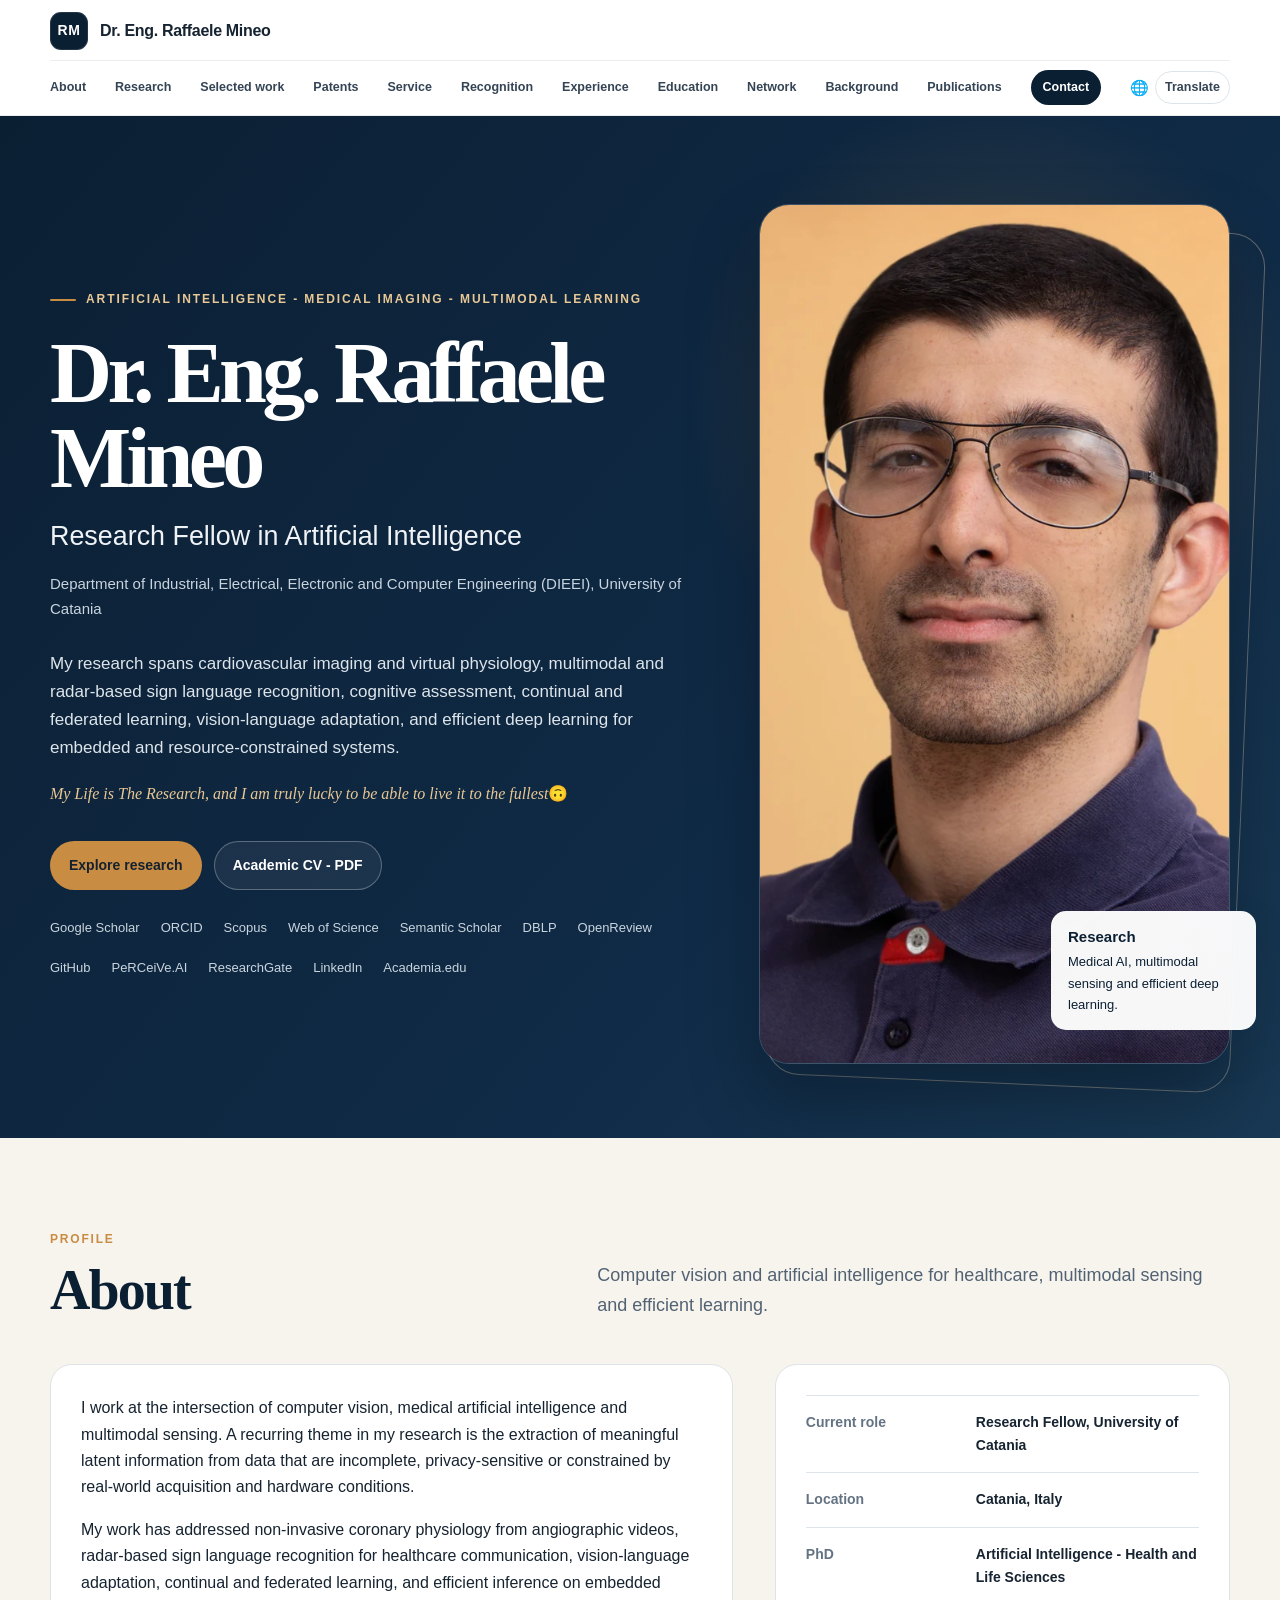
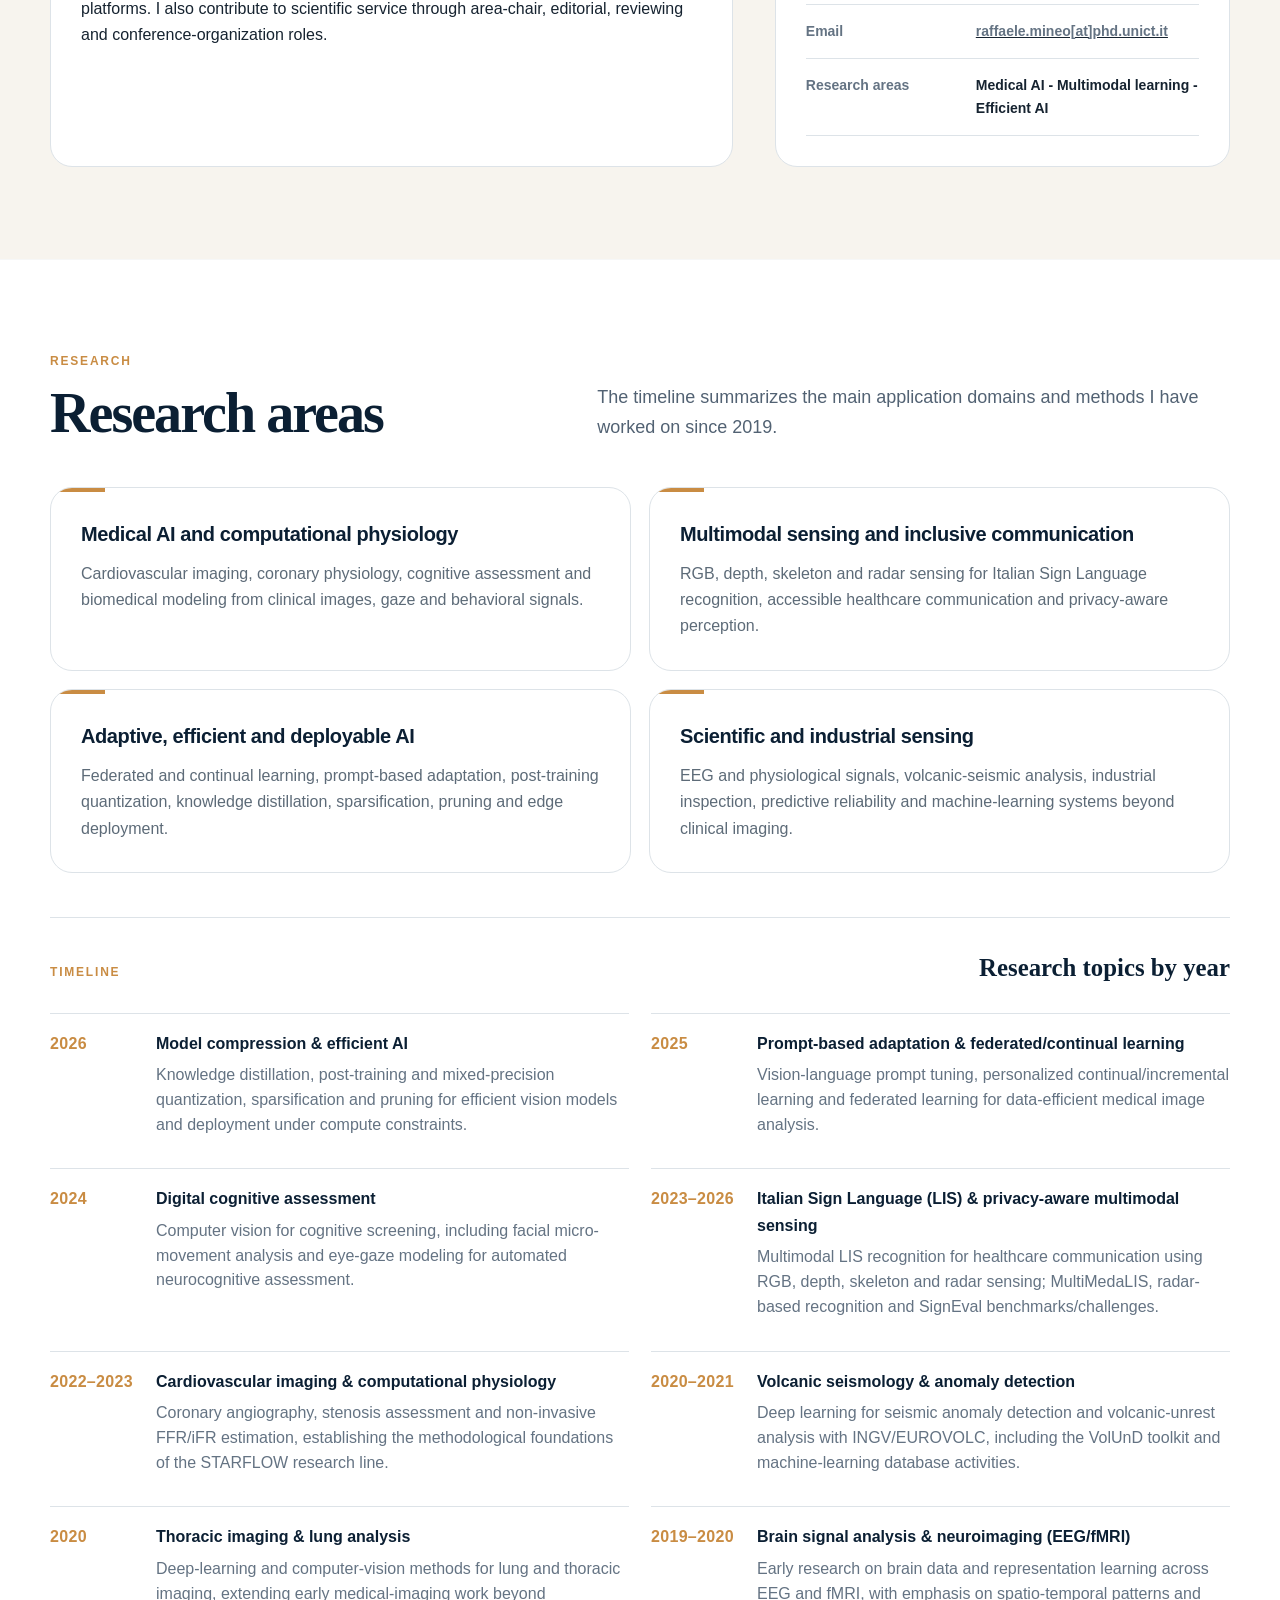
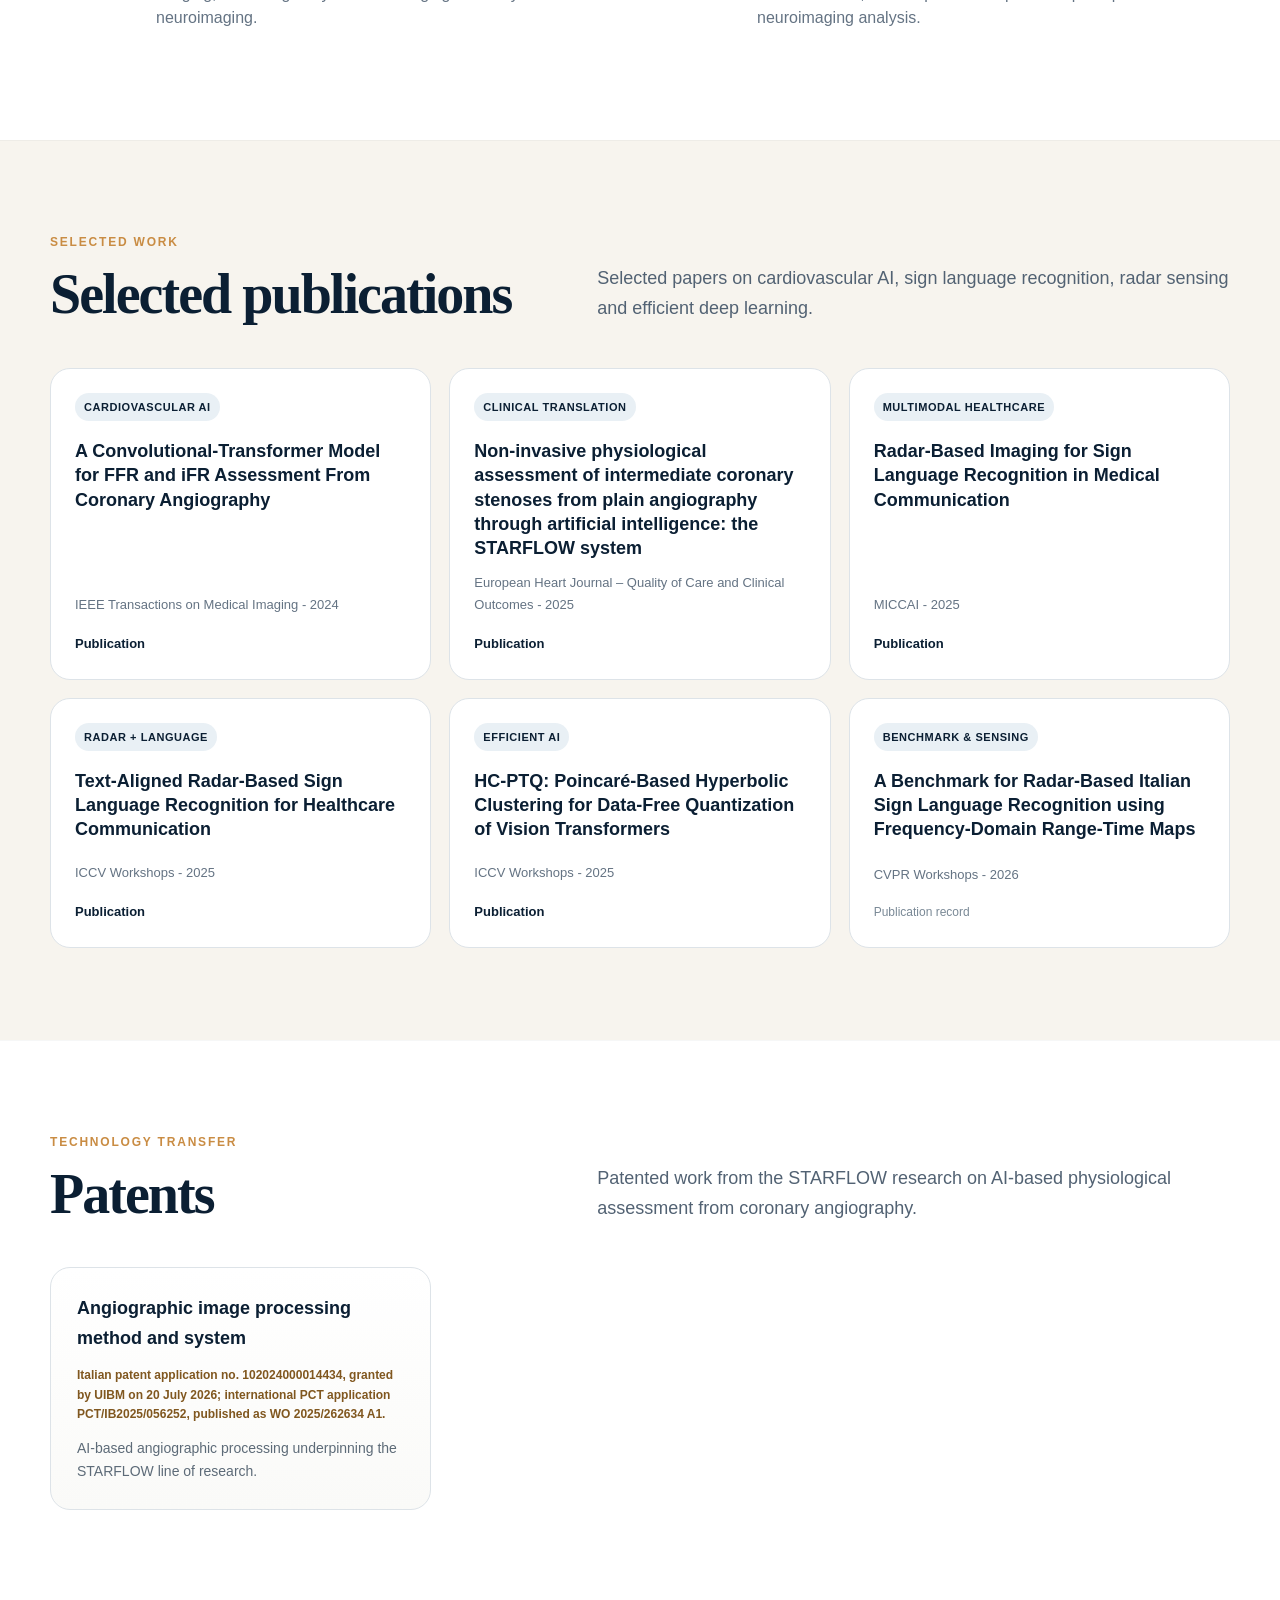
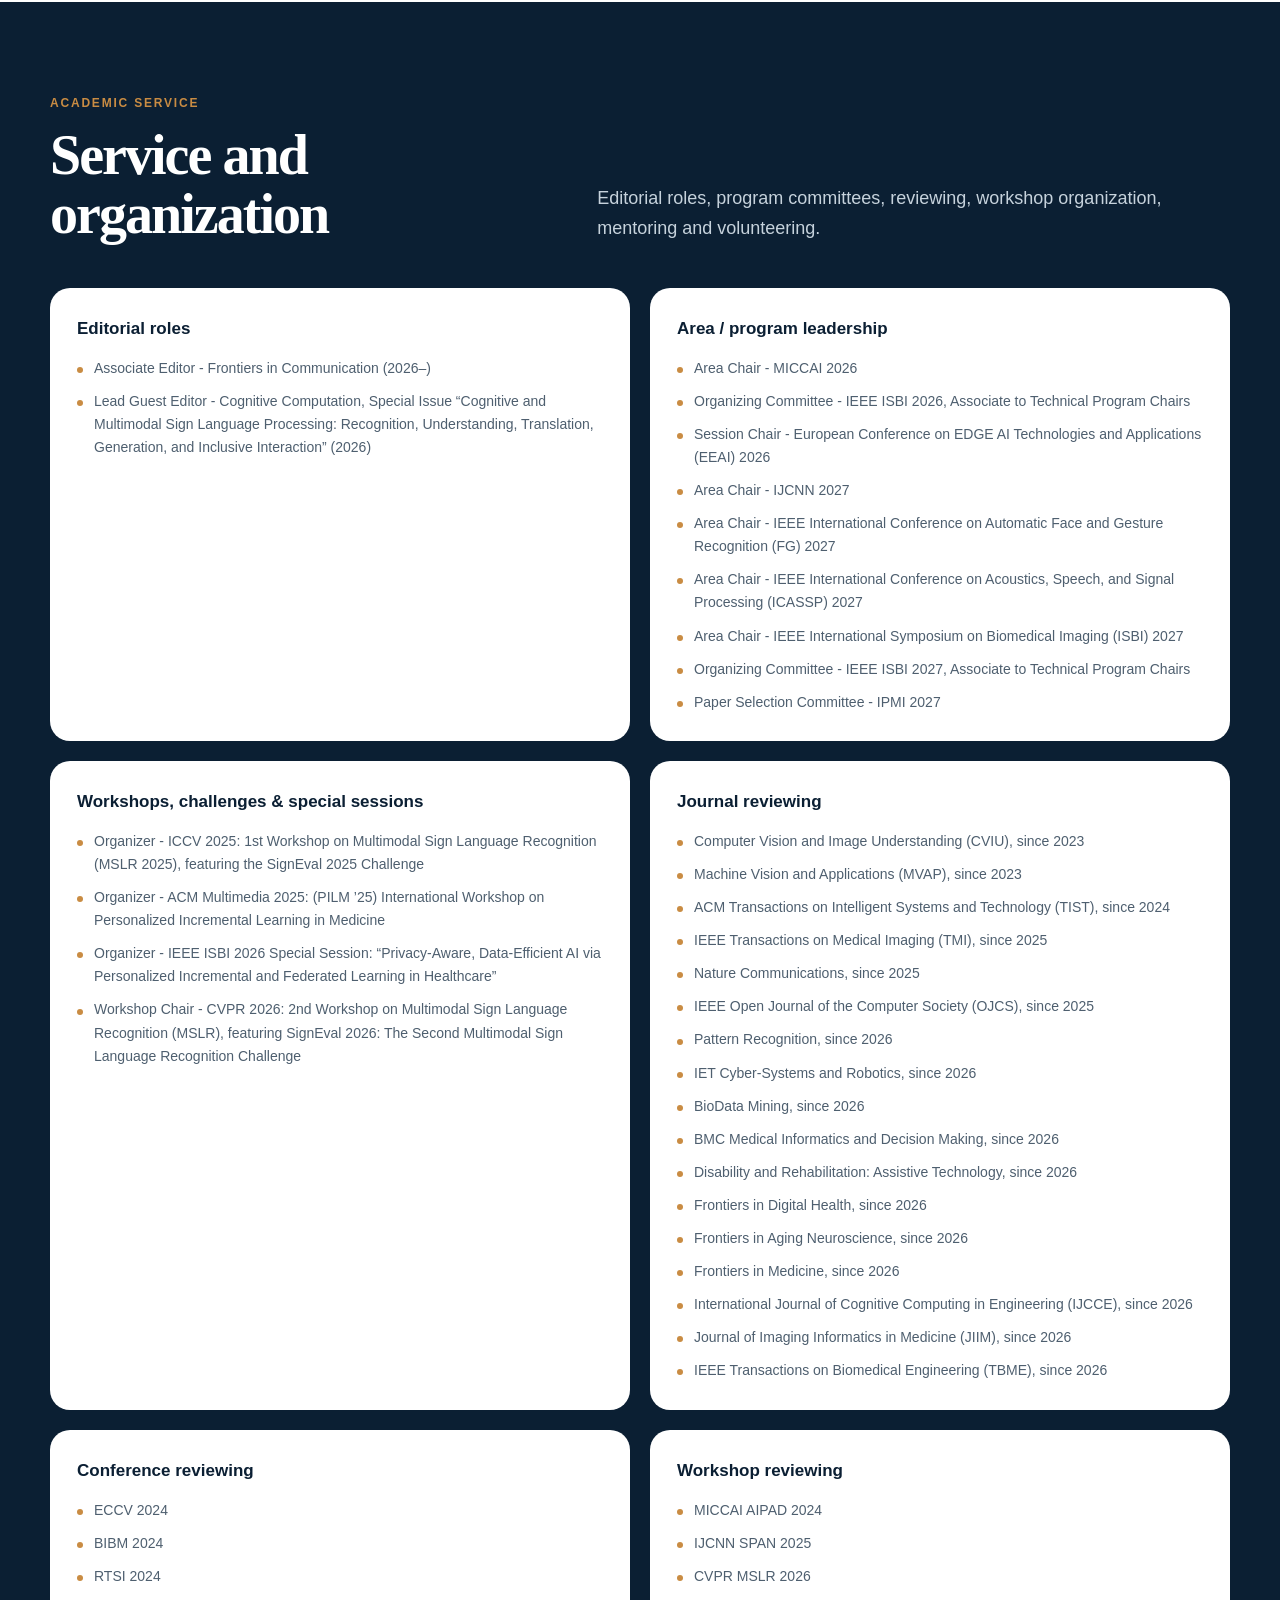
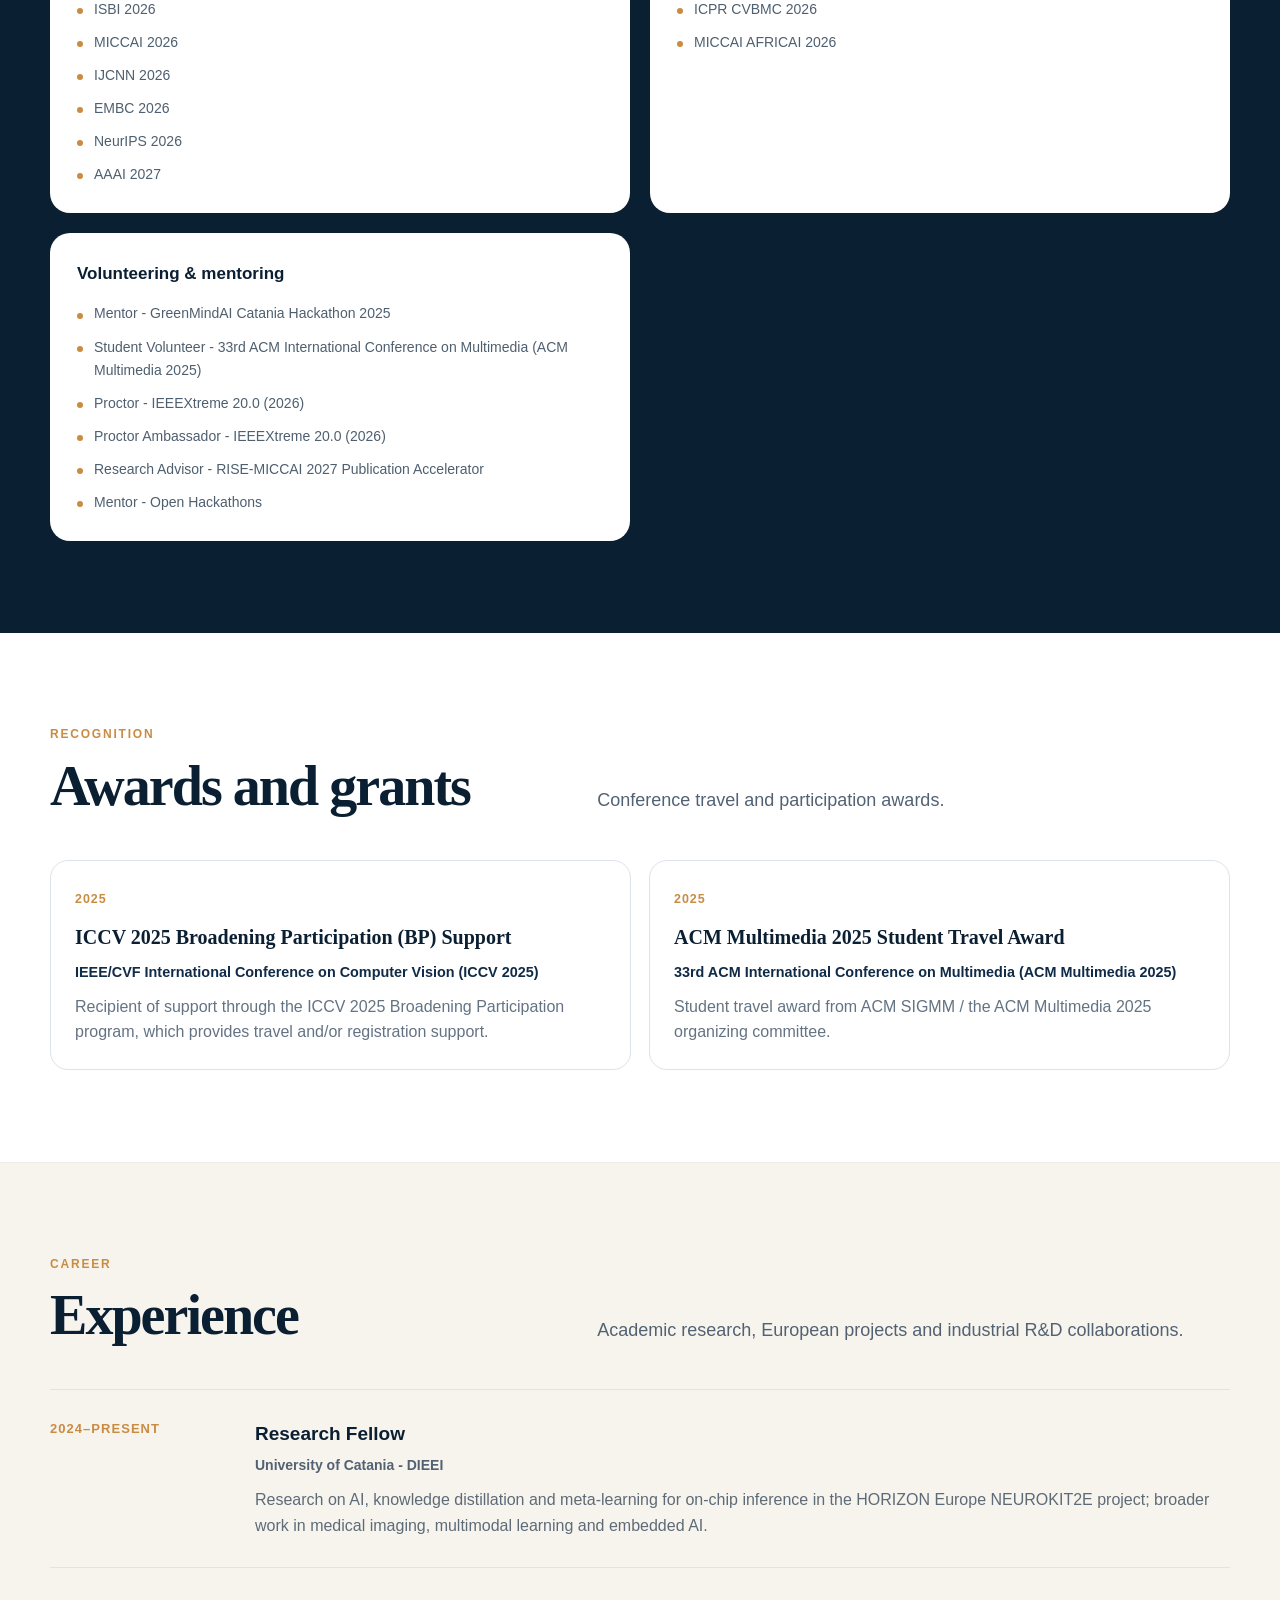
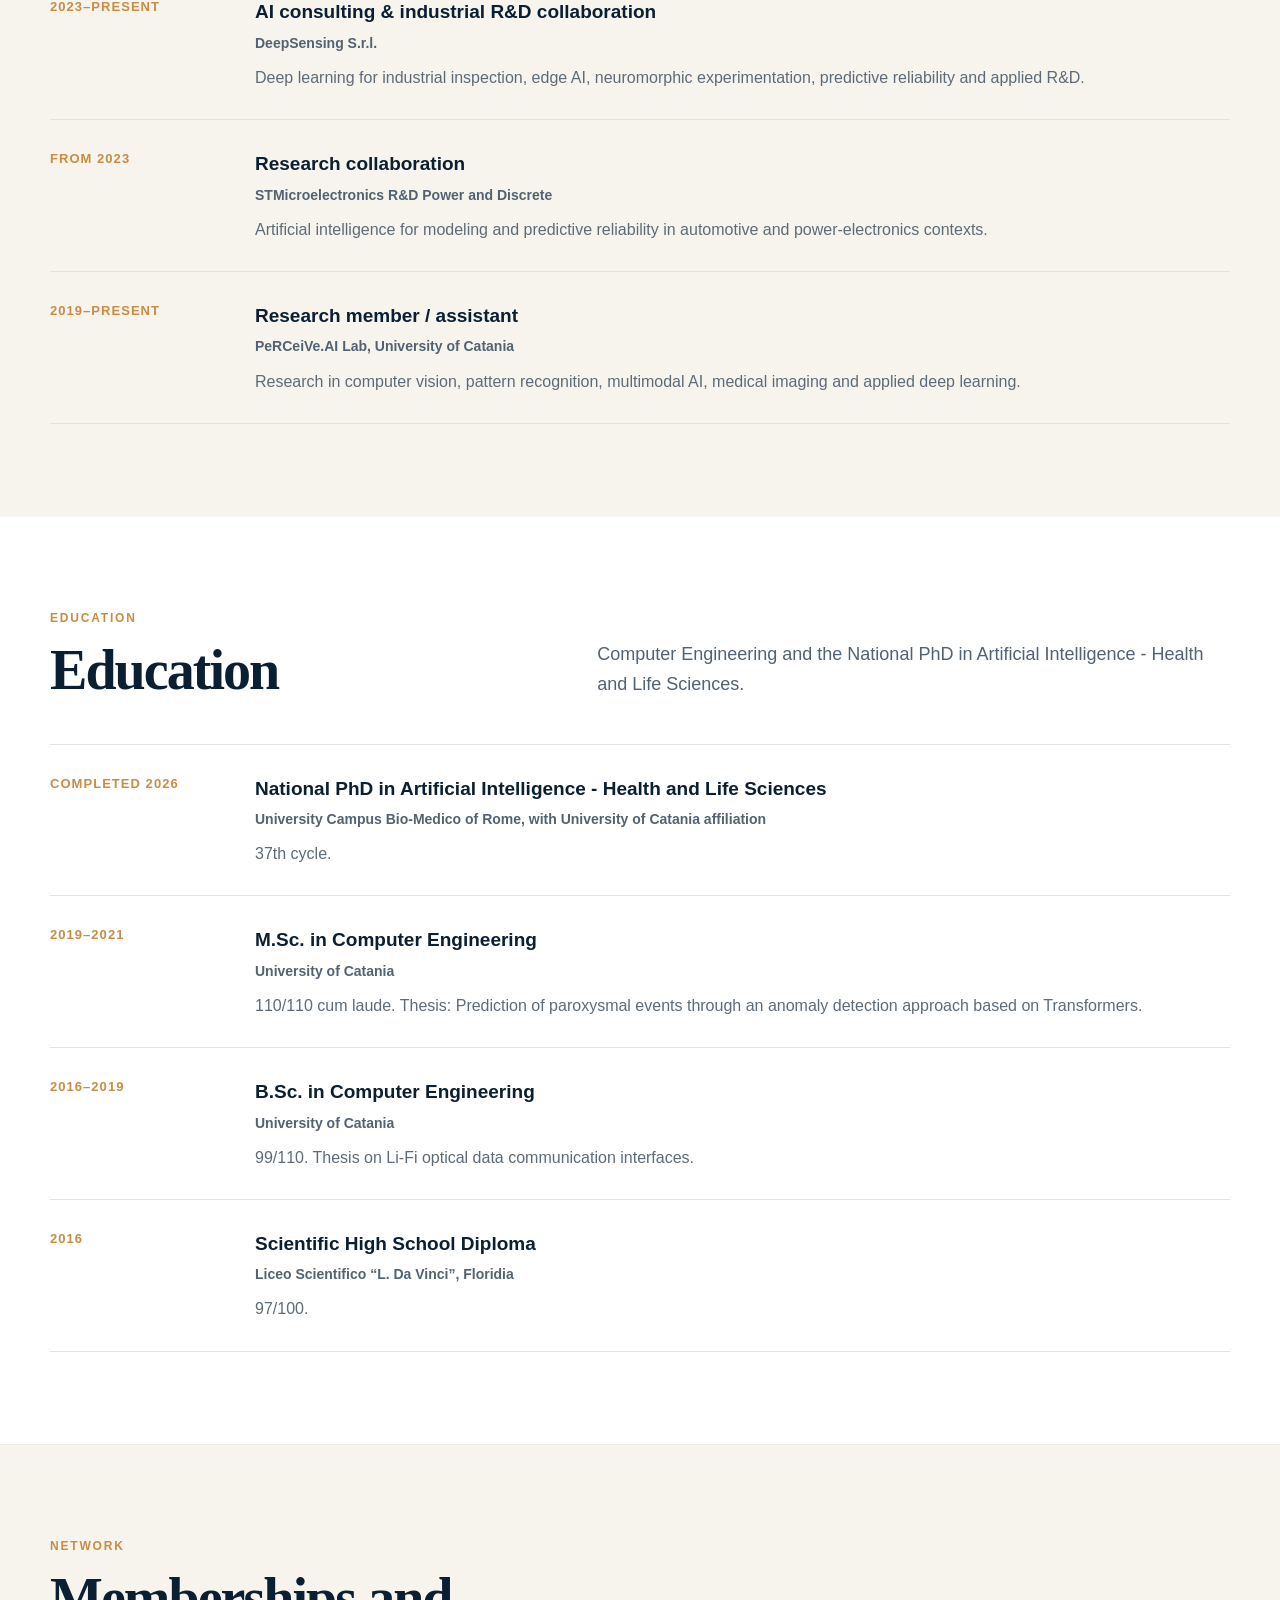
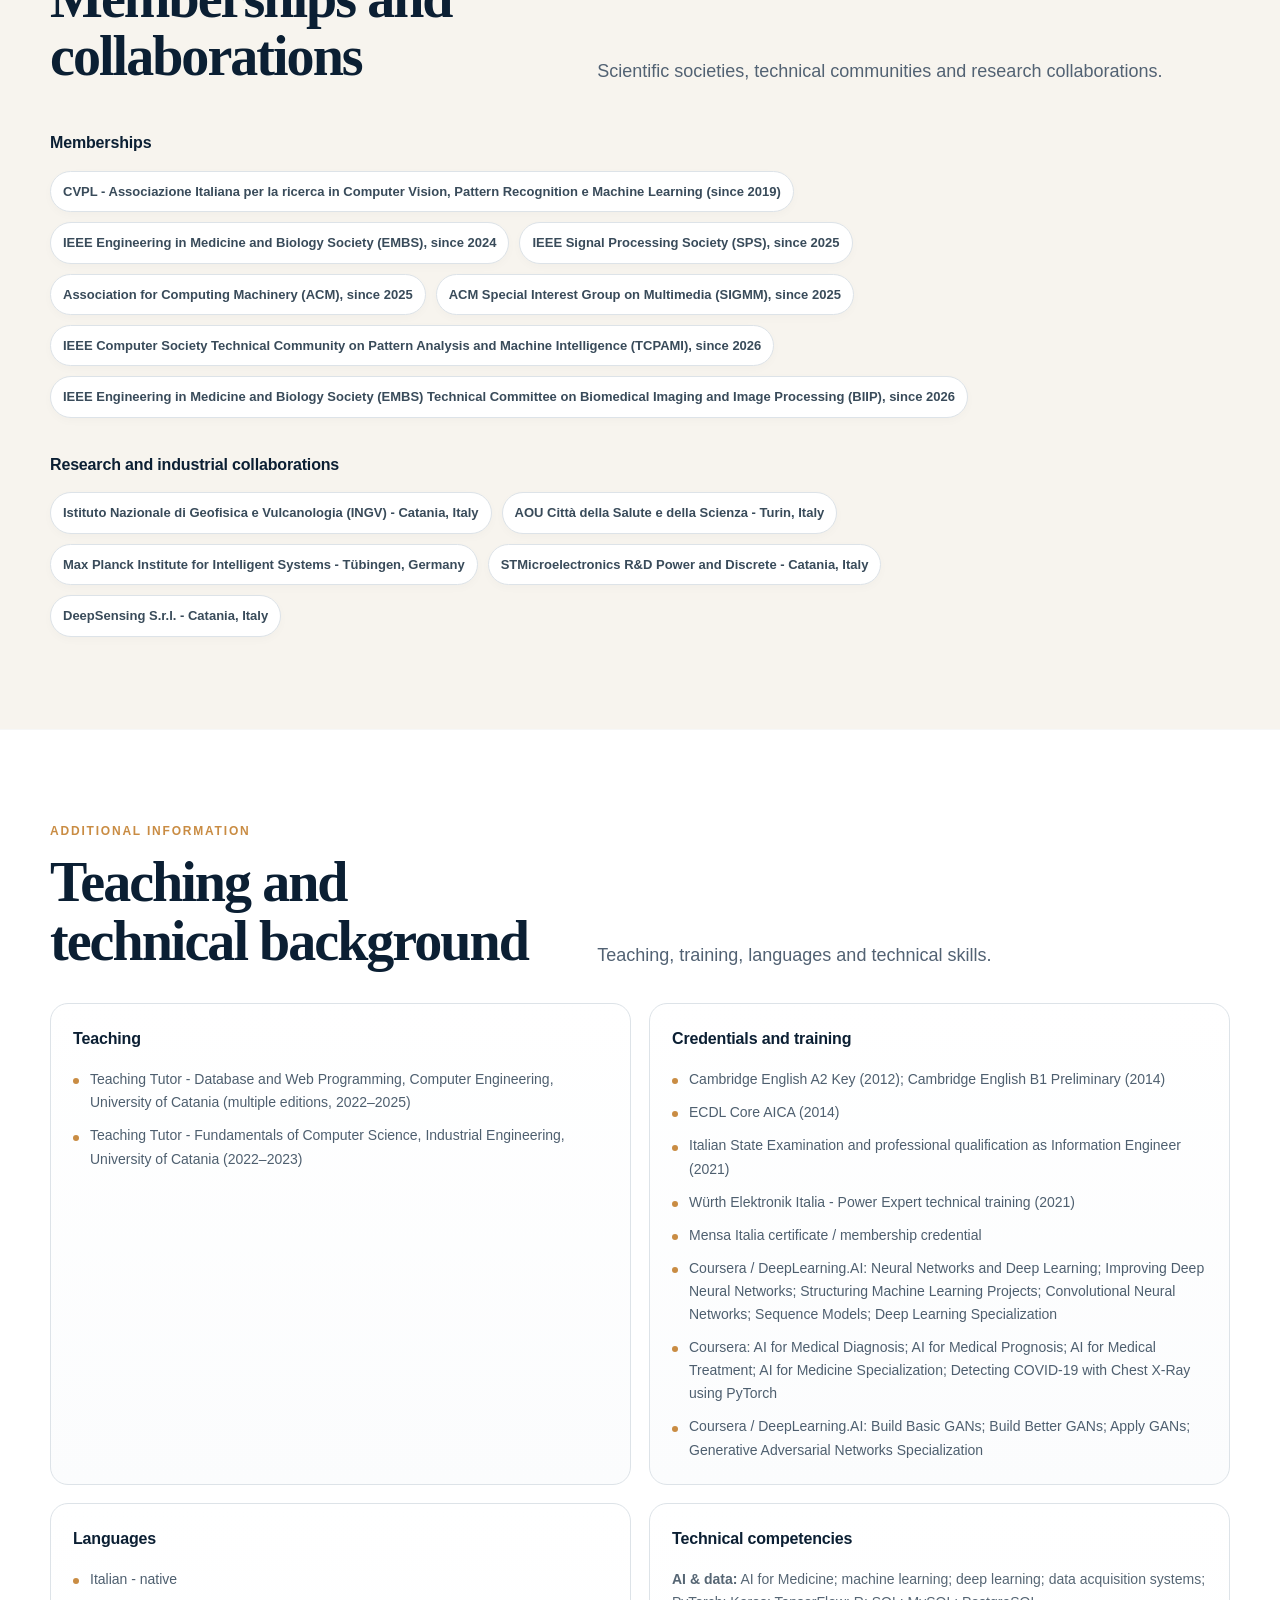
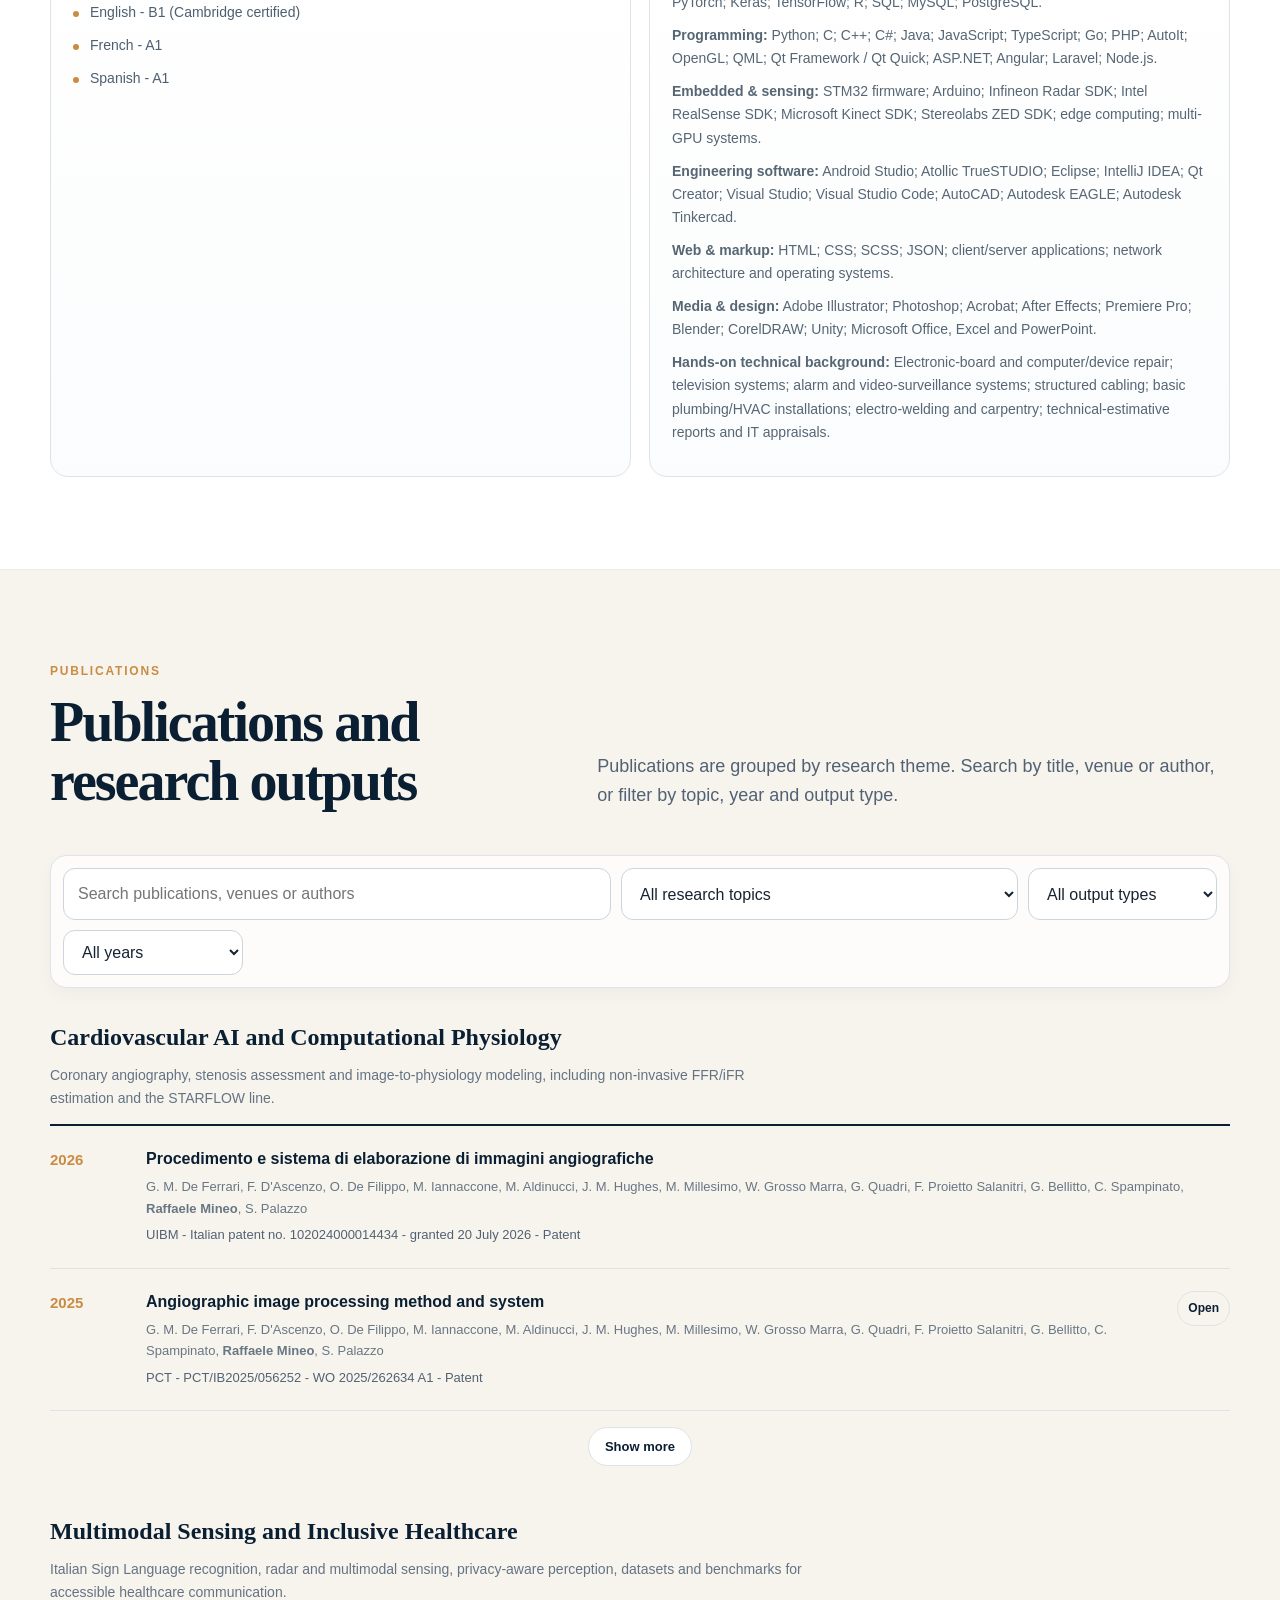
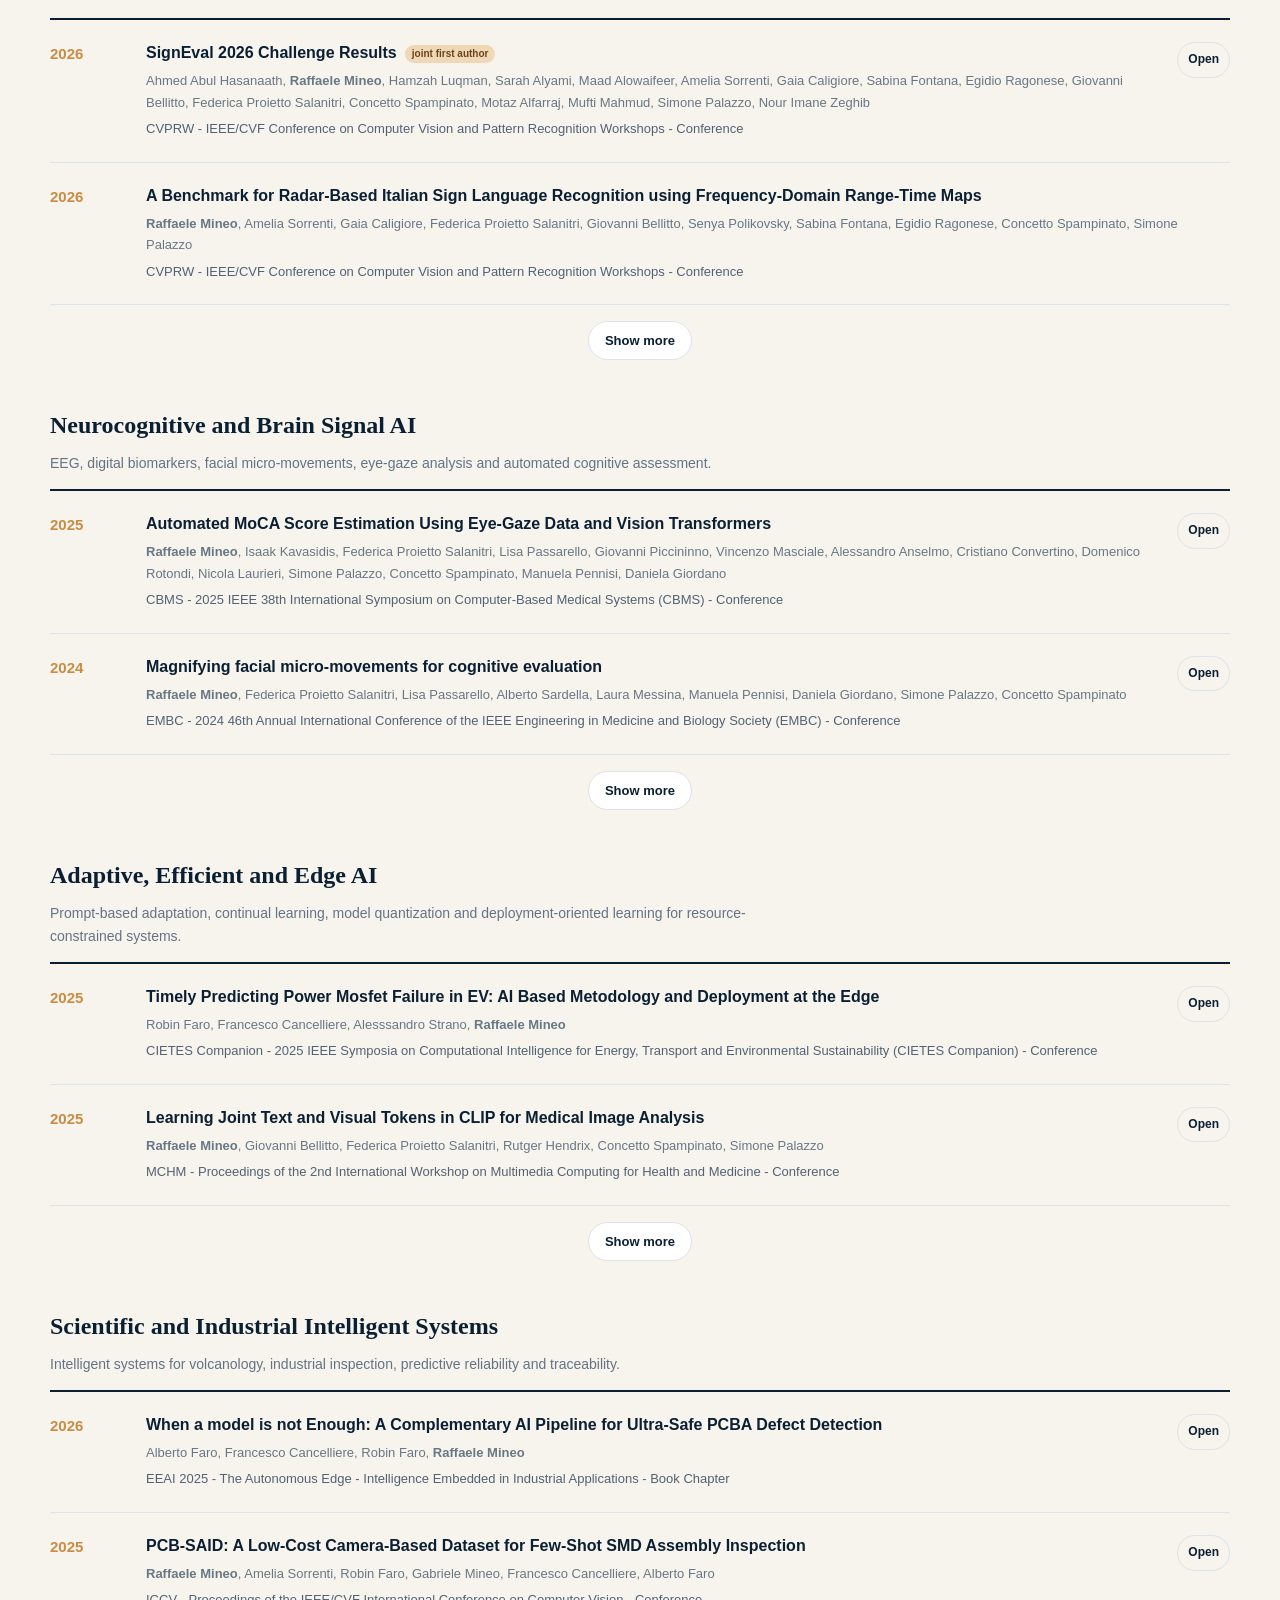
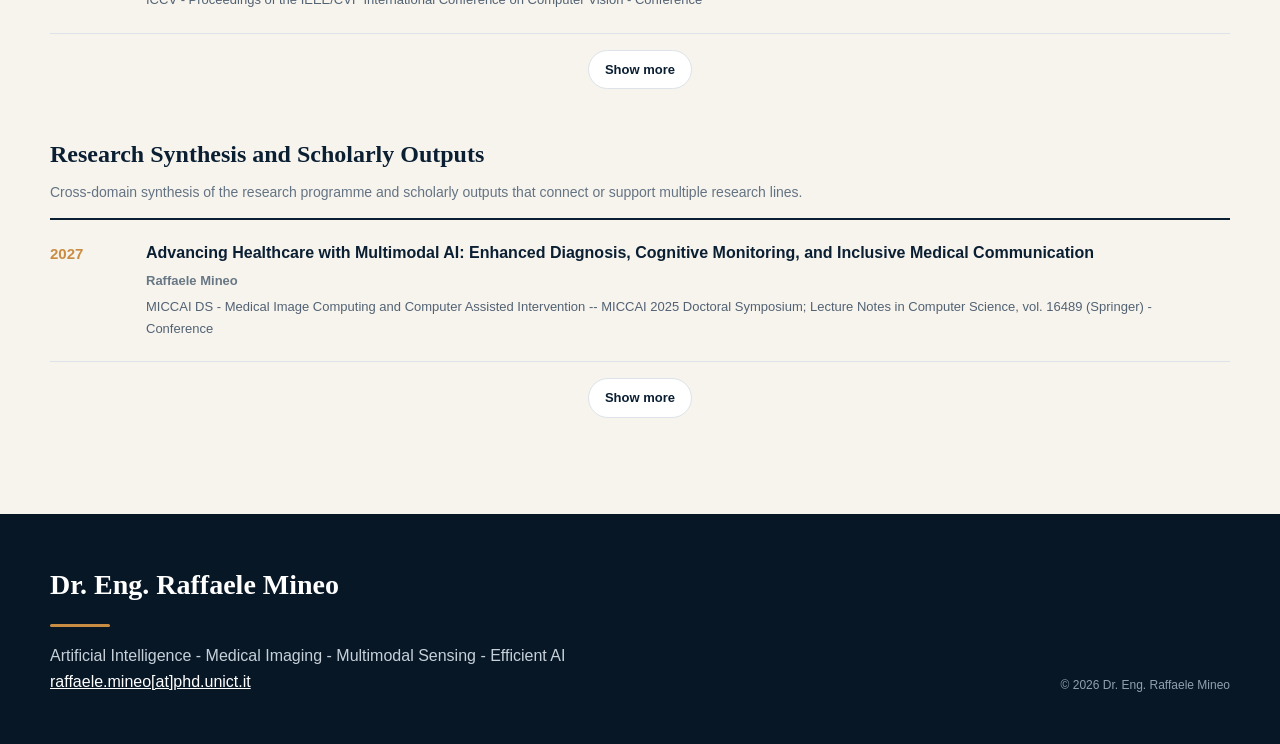
<file: index.html>
<!doctype html>
<html lang="en">
<head>
  <meta charset="utf-8">
  <meta name="viewport" content="width=device-width,initial-scale=1">
  <title>Raffaele Mineo - Artificial Intelligence Researcher</title>
  <meta name="description" content="Raffaele Mineo is an AI researcher at the University of Catania working on medical imaging, multimodal sensing, sign language recognition and efficient AI.">
  <meta name="author" content="Dr. Eng. Raffaele Mineo">
  <meta name="robots" content="index,follow,max-image-preview:large,max-snippet:-1,max-video-preview:-1">
  <meta name="theme-color" content="#0B1F33">
  <link rel="canonical" href="https://ingraffaelemineo.github.io/">
  <link rel="alternate" hreflang="en" href="https://ingraffaelemineo.github.io/">
  <link rel="alternate" hreflang="x-default" href="https://ingraffaelemineo.github.io/">
  <link rel="icon" href="favicon.svg" type="image/svg+xml">
  <link rel="preload" href="assets/raffaele-mineo.webp" as="image" type="image/webp">
  <meta property="og:type" content="profile">
  <meta property="og:site_name" content="Raffaele Mineo Academic Website">
  <meta property="og:locale" content="en_US">
  <meta property="profile:first_name" content="Raffaele">
  <meta property="profile:last_name" content="Mineo">
  <meta property="og:title" content="Raffaele Mineo - Artificial Intelligence Researcher">
  <meta property="og:description" content="AI researcher at the University of Catania working on medical imaging, multimodal sensing, sign language recognition and efficient AI.">
  <meta property="og:url" content="https://ingraffaelemineo.github.io/">
  <meta property="og:image" content="https://ingraffaelemineo.github.io/assets/raffaele-mineo.webp">
  <meta property="og:image:secure_url" content="https://ingraffaelemineo.github.io/assets/raffaele-mineo.webp">
  <meta property="og:image:type" content="image/webp">
  <meta property="og:image:width" content="800">
  <meta property="og:image:height" content="860">
  <meta property="og:image:alt" content="Portrait of Raffaele Mineo">
  <meta name="twitter:card" content="summary">
  <meta name="twitter:title" content="Raffaele Mineo - Artificial Intelligence Researcher">
  <meta name="twitter:description" content="AI researcher at the University of Catania working on medical imaging, multimodal sensing, sign language recognition and efficient AI.">
  <meta name="twitter:image" content="https://ingraffaelemineo.github.io/assets/raffaele-mineo.webp">
  <meta name="twitter:image:alt" content="Portrait of Raffaele Mineo">
  <style>/* critical fallback */body{margin:0;font-family:system-ui,sans-serif}</style>
  <link rel="stylesheet" href="styles.css?v=20261006-pubs2">
  <script type="application/ld+json">
{
  "@context": "https://schema.org",
  "@graph": [
    {
      "@type": "ProfilePage",
      "@id": "https://ingraffaelemineo.github.io/#profile-page",
      "url": "https://ingraffaelemineo.github.io/",
      "name": "Raffaele Mineo - Artificial Intelligence Researcher",
      "description": "Academic profile of Dr. Eng. Raffaele Mineo, an artificial intelligence researcher at the University of Catania working on medical imaging, multimodal sensing, sign language recognition, adaptive learning and efficient AI.",
      "inLanguage": "en",
      "dateModified": "2026-11-05T15:13:34.776Z",
      "mainEntity": {
        "@id": "https://ingraffaelemineo.github.io/#raffaele-mineo"
      },
      "primaryImageOfPage": {
        "@id": "https://ingraffaelemineo.github.io/#portrait"
      },
      "isPartOf": {
        "@id": "https://ingraffaelemineo.github.io/#website"
      }
    },
    {
      "@type": "Person",
      "@id": "https://ingraffaelemineo.github.io/#raffaele-mineo",
      "name": "Raffaele Mineo",
      "honorificPrefix": "Dr. Eng.",
      "jobTitle": "Research Fellow in Artificial Intelligence",
      "description": "My research spans cardiovascular imaging and virtual physiology, multimodal and radar-based sign language recognition, cognitive assessment, continual and federated learning, vision-language adaptation, and efficient deep learning for embedded and resource-constrained systems.",
      "email": "mailto:raffaele.mineo@phd.unict.it",
      "url": "https://ingraffaelemineo.github.io/",
      "image": {
        "@id": "https://ingraffaelemineo.github.io/#portrait"
      },
      "worksFor": {
        "@id": "https://ingraffaelemineo.github.io/#dieei"
      },
      "affiliation": {
        "@id": "https://ingraffaelemineo.github.io/#dieei"
      },
      "knowsAbout": [
        "Cardiovascular AI and Computational Physiology",
        "Multimodal Sensing and Inclusive Healthcare",
        "Neurocognitive and Brain Signal AI",
        "Adaptive, Efficient and Edge AI",
        "Scientific and Industrial Intelligent Systems",
        "Research Synthesis and Scholarly Outputs"
      ],
      "identifier": [
        {
          "@type": "PropertyValue",
          "propertyID": "ORCID",
          "value": "0000-0002-1171-5672",
          "url": "https://orcid.org/0000-0002-1171-5672"
        },
        {
          "@type": "PropertyValue",
          "propertyID": "Scopus Author ID",
          "value": "58251673400",
          "url": "https://www.scopus.com/authid/detail.uri?authorId=58251673400"
        },
        {
          "@type": "PropertyValue",
          "propertyID": "Web of Science ResearcherID",
          "value": "JBJ-0289-2023",
          "url": "https://www.webofscience.com/wos/author/record/JBJ-0289-2023"
        },
        {
          "@type": "PropertyValue",
          "propertyID": "Semantic Scholar Author ID",
          "value": "2216463047",
          "url": "https://www.semanticscholar.org/author/Raffaele-Mineo/2216463047"
        },
        {
          "@type": "PropertyValue",
          "propertyID": "DBLP",
          "value": "345/1928",
          "url": "https://dblp.org/pid/345/1928.html"
        }
      ],
      "sameAs": [
        "https://scholar.google.com/citations?user=nYSplWUAAAAJ",
        "https://orcid.org/0000-0002-1171-5672",
        "https://www.scopus.com/authid/detail.uri?authorId=58251673400",
        "https://www.webofscience.com/wos/author/record/JBJ-0289-2023",
        "https://www.semanticscholar.org/author/Raffaele-Mineo/2216463047",
        "https://dblp.org/pid/345/1928.html",
        "https://openreview.net/profile?id=~Raffaele_Mineo1",
        "https://github.com/IngRaffaeleMineo",
        "http://www.perceivelab.com/team/raffaele-mineo",
        "https://www.researchgate.net/profile/Raffaele-Mineo",
        "https://it.linkedin.com/in/raffaelemineo",
        "https://unict.academia.edu/RaffaeleMineo"
      ],
      "subjectOf": {
        "@type": "DigitalDocument",
        "name": "Dr. Eng. Raffaele Mineo - Academic Curriculum Vitae",
        "url": "https://ingraffaelemineo.github.io/Mineo_Raffaele_CV.pdf",
        "encodingFormat": "application/pdf"
      }
    },
    {
      "@type": "Organization",
      "@id": "https://ingraffaelemineo.github.io/#dieei",
      "name": "Department of Industrial, Electrical, Electronic and Computer Engineering (DIEEI), University of Catania",
      "url": "https://www.dieei.unict.it/",
      "parentOrganization": {
        "@type": "CollegeOrUniversity",
        "@id": "https://www.unict.it/#organization",
        "name": "University of Catania",
        "url": "https://www.unict.it/"
      }
    },
    {
      "@type": "ImageObject",
      "@id": "https://ingraffaelemineo.github.io/#portrait",
      "contentUrl": "https://ingraffaelemineo.github.io/assets/raffaele-mineo.webp",
      "url": "https://ingraffaelemineo.github.io/assets/raffaele-mineo.webp",
      "width": 800,
      "height": 860,
      "caption": "Portrait of Raffaele Mineo"
    },
    {
      "@type": "WebSite",
      "@id": "https://ingraffaelemineo.github.io/#website",
      "url": "https://ingraffaelemineo.github.io/",
      "name": "Raffaele Mineo Academic Website",
      "description": "Academic website of Dr. Eng. Raffaele Mineo, artificial intelligence researcher at the University of Catania.",
      "inLanguage": "en",
      "publisher": {
        "@id": "https://ingraffaelemineo.github.io/#raffaele-mineo"
      }
    }
  ]
}
  </script>
</head>
<body>
<a class="skip-link" href="#main">Skip to content</a>
<header class="site-header">
  <div class="container nav">
    <a class="brand" href="/" data-route="/"><span class="brand-mark">RM</span><span>Dr. Eng. Raffaele Mineo</span></a>
    <button id="menuBtn" class="menu-btn" aria-label="Open menu" aria-controls="navLinks" aria-expanded="false">☰</button>
    <nav id="navLinks" class="nav-links" aria-label="Primary">
      <a href="/#about" data-route="/about">About</a>
      <a href="/#research" data-route="/research">Research</a>
      <a href="/#selected" data-route="/selected-work">Selected work</a>
      <a href="/#patents" data-route="/patents">Patents</a>
      <a href="/#service" data-route="/service">Service</a>
      <a href="/#recognition" data-route="/recognition">Recognition</a>
      <a href="/#experience" data-route="/experience">Experience</a>
      <a href="/#education" data-route="/education">Education</a>
      <a href="/#network" data-route="/network">Network</a>
      <a href="/#extended" data-route="/background">Background</a>
      <a href="/#publications" data-route="/publications">Publications</a>
      <a href="/#contact" data-route="/contact" class="nav-cta">Contact</a>
      <div class="translate-shell" aria-label="Translate website">
        <span class="translate-icon" aria-hidden="true">🌐</span>
        <div id="google_translate_element"><span class="translate-loading">Translate</span></div>
      </div>
    </nav>
  </div>
</header>

<main id="main">
<section class="hero" id="top">
  <div class="container hero-grid">
    <div>
      <div class="eyebrow">Artificial Intelligence - Medical Imaging - Multimodal Learning</div>
      <h1 id="heroName">Dr. Eng. Raffaele Mineo</h1>
      <p id="heroRole" class="hero-role">Research Fellow in Artificial Intelligence</p>
      <p id="heroAffiliation" class="hero-affiliation">Department of Industrial, Electrical, Electronic and Computer Engineering (DIEEI), University of Catania</p>
      <p id="heroCopy" class="hero-copy">My research spans cardiovascular imaging and virtual physiology, multimodal and radar-based sign language recognition, cognitive assessment, continual and federated learning, vision-language adaptation, and efficient deep learning for embedded and resource-constrained systems.</p>
      <p id="heroMotto" class="hero-motto">My Life is The Research, and I am truly lucky to be able to live it to the fullest<span class="motto-emoji"> 🙃</span></p>
      <div class="hero-actions">
        <a class="btn btn-primary" href="/#publications" data-route="/publications">Explore research</a>
        <a class="btn btn-secondary" href="Mineo_Raffaele_CV.pdf" target="_blank" rel="noopener">Academic CV - PDF</a>
      </div>
      <div id="socialLinks" class="social-links"><a href="https://scholar.google.com/citations?user=nYSplWUAAAAJ" target="_blank" rel="me noopener">Google Scholar</a><a href="https://orcid.org/0000-0002-1171-5672" target="_blank" rel="me noopener">ORCID</a><a href="https://www.scopus.com/authid/detail.uri?authorId=58251673400" target="_blank" rel="me noopener">Scopus</a><a href="https://www.webofscience.com/wos/author/record/JBJ-0289-2023" target="_blank" rel="me noopener">Web of Science</a><a href="https://www.semanticscholar.org/author/Raffaele-Mineo/2216463047" target="_blank" rel="me noopener">Semantic Scholar</a><a href="https://dblp.org/pid/345/1928.html" target="_blank" rel="me noopener">DBLP</a><a href="https://openreview.net/profile?id=~Raffaele_Mineo1" target="_blank" rel="me noopener">OpenReview</a><a href="https://github.com/IngRaffaeleMineo" target="_blank" rel="me noopener">GitHub</a><a href="http://www.perceivelab.com/team/raffaele-mineo" target="_blank" rel="me noopener">PeRCeiVe.AI</a><a href="https://www.researchgate.net/profile/Raffaele-Mineo" target="_blank" rel="me noopener">ResearchGate</a><a href="https://it.linkedin.com/in/raffaelemineo" target="_blank" rel="me noopener">LinkedIn</a><a href="https://unict.academia.edu/RaffaeleMineo" target="_blank" rel="me noopener">Academia.edu</a></div>
    </div>
    <div class="hero-photo-wrap">
      <img class="hero-photo" src="assets/raffaele-mineo.webp" alt="Portrait of Raffaele Mineo" width="800" height="860">
      <div class="hero-mini"><strong>Research</strong>Medical AI, multimodal sensing and efficient deep learning.</div>
    </div>
  </div>
</section>

<section class="section alt" id="about">
  <div class="container">
    <div class="section-head">
      <div><div class="section-kicker">Profile</div><h2>About</h2></div>
      <p class="lead">Computer vision and artificial intelligence for healthcare, multimodal sensing and efficient learning.</p>
    </div>
    <div class="about-grid">
      <article class="about-card">
        <p>I work at the intersection of computer vision, medical artificial intelligence and multimodal sensing. A recurring theme in my research is the extraction of meaningful latent information from data that are incomplete, privacy-sensitive or constrained by real-world acquisition and hardware conditions.</p>
        <p>My work has addressed non-invasive coronary physiology from angiographic videos, radar-based sign language recognition for healthcare communication, vision-language adaptation, continual and federated learning, and efficient inference on embedded platforms. I also contribute to scientific service through area-chair, editorial, reviewing and conference-organization roles.</p>
      </article>
      <article class="about-card">
        <div class="fact-list">
          <div class="fact"><span>Current role</span><strong>Research Fellow, University of Catania</strong></div>
          <div class="fact"><span>Location</span><strong id="location">Catania, Italy</strong></div>
          <div class="fact"><span>PhD</span><strong>Artificial Intelligence - Health and Life Sciences</strong></div>
          <div class="fact"><span>Email</span><strong><a id="emailLink" href="mailto:raffaele.mineo@phd.unict.it"><span id="emailText">raffaele.mineo[at]phd.unict.it</span></a></strong></div>
          <div class="fact"><span>Research areas</span><strong>Medical AI - Multimodal learning - Efficient AI</strong></div>
        </div>
      </article>
    </div>
  </div>
</section>

<section class="section" id="research">
  <div class="container">
    <div class="section-head">
      <div><div class="section-kicker">Research</div><h2>Research areas</h2></div>
      <p class="lead">The timeline summarizes the main application domains and methods I have worked on since 2019.</p>
    </div>
    <div id="researchGrid" class="research-grid"><article class="research-card"><h3>Medical AI and computational physiology</h3><p>Cardiovascular imaging, coronary physiology, cognitive assessment and biomedical modeling from clinical images, gaze and behavioral signals.</p></article><article class="research-card"><h3>Multimodal sensing and inclusive communication</h3><p>RGB, depth, skeleton and radar sensing for Italian Sign Language recognition, accessible healthcare communication and privacy-aware perception.</p></article><article class="research-card"><h3>Adaptive, efficient and deployable AI</h3><p>Federated and continual learning, prompt-based adaptation, post-training quantization, knowledge distillation, sparsification, pruning and edge deployment.</p></article><article class="research-card"><h3>Scientific and industrial sensing</h3><p>EEG and physiological signals, volcanic-seismic analysis, industrial inspection, predictive reliability and machine-learning systems beyond clinical imaging.</p></article></div>
    <div class="trajectory-block">
      <div class="trajectory-head"><span class="section-kicker">Timeline</span><h3>Research topics by year</h3></div>
      <div id="researchTrajectory" class="research-timeline"><article class="research-phase"><div class="phase-period">2026</div><div><h4>Model compression &amp; efficient AI</h4><p>Knowledge distillation, post-training and mixed-precision quantization, sparsification and pruning for efficient vision models and deployment under compute constraints.</p></div></article><article class="research-phase"><div class="phase-period">2025</div><div><h4>Prompt-based adaptation &amp; federated/continual learning</h4><p>Vision-language prompt tuning, personalized continual/incremental learning and federated learning for data-efficient medical image analysis.</p></div></article><article class="research-phase"><div class="phase-period">2024</div><div><h4>Digital cognitive assessment</h4><p>Computer vision for cognitive screening, including facial micro-movement analysis and eye-gaze modeling for automated neurocognitive assessment.</p></div></article><article class="research-phase"><div class="phase-period">2023–2026</div><div><h4>Italian Sign Language (LIS) &amp; privacy-aware multimodal sensing</h4><p>Multimodal LIS recognition for healthcare communication using RGB, depth, skeleton and radar sensing; MultiMedaLIS, radar-based recognition and SignEval benchmarks/challenges.</p></div></article><article class="research-phase"><div class="phase-period">2022–2023</div><div><h4>Cardiovascular imaging &amp; computational physiology</h4><p>Coronary angiography, stenosis assessment and non-invasive FFR/iFR estimation, establishing the methodological foundations of the STARFLOW research line.</p></div></article><article class="research-phase"><div class="phase-period">2020–2021</div><div><h4>Volcanic seismology &amp; anomaly detection</h4><p>Deep learning for seismic anomaly detection and volcanic-unrest analysis with INGV/EUROVOLC, including the VolUnD toolkit and machine-learning database activities.</p></div></article><article class="research-phase"><div class="phase-period">2020</div><div><h4>Thoracic imaging &amp; lung analysis</h4><p>Deep-learning and computer-vision methods for lung and thoracic imaging, extending early medical-imaging work beyond neuroimaging.</p></div></article><article class="research-phase"><div class="phase-period">2019–2020</div><div><h4>Brain signal analysis &amp; neuroimaging (EEG/fMRI)</h4><p>Early research on brain data and representation learning across EEG and fMRI, with emphasis on spatio-temporal patterns and neuroimaging analysis.</p></div></article></div>
    </div>
  </div>
</section>

<section class="section alt" id="selected">
  <div class="container">
    <div class="section-head">
      <div><div class="section-kicker">Selected work</div><h2>Selected publications</h2></div>
      <p class="lead">Selected papers on cardiovascular AI, sign language recognition, radar sensing and efficient deep learning.</p>
    </div>
    <div id="selectedGrid" class="selected-grid"><article class="work-card"><span class="tag">Cardiovascular AI</span><h3>A Convolutional-Transformer Model for FFR and iFR Assessment From Coronary Angiography</h3><p>IEEE Transactions on Medical Imaging - 2024</p><a href="https://ieeexplore.ieee.org/abstract/document/10582501/" target="_blank" rel="noopener external">Publication</a></article><article class="work-card"><span class="tag">Clinical translation</span><h3>Non-invasive physiological assessment of intermediate coronary stenoses from plain angiography through artificial intelligence: the STARFLOW system</h3><p>European Heart Journal – Quality of Care and Clinical Outcomes - 2025</p><a href="https://academic.oup.com/ehjqcco/article/11/3/343/7816026" target="_blank" rel="noopener external">Publication</a></article><article class="work-card"><span class="tag">Multimodal healthcare</span><h3>Radar-Based Imaging for Sign Language Recognition in Medical Communication</h3><p>MICCAI - 2025</p><a href="https://link.springer.com/chapter/10.1007/978-3-032-04978-0_51" target="_blank" rel="noopener external">Publication</a></article><article class="work-card"><span class="tag">Radar + language</span><h3>Text-Aligned Radar-Based Sign Language Recognition for Healthcare Communication</h3><p>ICCV Workshops - 2025</p><a href="https://openaccess.thecvf.com/content/ICCV2025W/MSLR/html/Mineo_Text-Aligned_Radar-Based_Sign_Language_Recognition_for_Healthcare_Communication_ICCVW_2025_paper.html" target="_blank" rel="noopener external">Publication</a></article><article class="work-card"><span class="tag">Efficient AI</span><h3>HC-PTQ: Poincaré-Based Hyperbolic Clustering for Data-Free Quantization of Vision Transformers</h3><p>ICCV Workshops - 2025</p><a href="https://openaccess.thecvf.com/content/ICCV2025W/BiVision/html/Mineo_HC-PTQ_Poincare-Based_Hyperbolic_Clustering_for_Data-Free_Quantization_of_Vision_Transformers_ICCVW_2025_paper.html" target="_blank" rel="noopener external">Publication</a></article><article class="work-card"><span class="tag">Benchmark &amp; sensing</span><h3>A Benchmark for Radar-Based Italian Sign Language Recognition using Frequency-Domain Range-Time Maps</h3><p>CVPR Workshops - 2026</p><span class="note">Publication record</span></article></div>
  </div>
</section>

<section class="section" id="patents">
  <div class="container">
    <div class="section-head">
      <div><div class="section-kicker">Technology transfer</div><h2>Patents</h2></div>
      <p class="lead">Patented work from the STARFLOW research on AI-based physiological assessment from coronary angiography.</p>
    </div>
    <div id="patentGrid" class="patent-grid"><article class="patent-card"><h3>Angiographic image processing method and system</h3><div class="status">Italian patent application no. 102024000014434, granted by UIBM on 20 July 2026; international PCT application PCT/IB2025/056252, published as WO 2025/262634 A1.</div><p>AI-based angiographic processing underpinning the STARFLOW line of research.</p></article></div>
  </div>
</section>

<section class="section dark" id="service">
  <div class="container">
    <div class="section-head">
      <div><div class="section-kicker">Academic service</div><h2>Service and organization</h2></div>
      <p class="lead">Editorial roles, program committees, reviewing, workshop organization, mentoring and volunteering.</p>
    </div>
    <div id="serviceGrid" class="service-grid"><section class="service-card"><h3>Editorial roles</h3><ul class="clean-list"><li>Associate Editor - Frontiers in Communication (2026–)</li><li>Lead Guest Editor - Cognitive Computation, Special Issue “Cognitive and Multimodal Sign Language Processing: Recognition, Understanding, Translation, Generation, and Inclusive Interaction” (2026)</li></ul></section><section class="service-card"><h3>Area / program leadership</h3><ul class="clean-list"><li>Area Chair - MICCAI 2026</li><li>Organizing Committee - IEEE ISBI 2026, Associate to Technical Program Chairs</li><li>Session Chair - European Conference on EDGE AI Technologies and Applications (EEAI) 2026</li><li>Area Chair - IJCNN 2027</li><li>Area Chair - IEEE International Conference on Automatic Face and Gesture Recognition (FG) 2027</li><li>Area Chair - IEEE International Conference on Acoustics, Speech, and Signal Processing (ICASSP) 2027</li><li>Area Chair - IEEE International Symposium on Biomedical Imaging (ISBI) 2027</li><li>Organizing Committee - IEEE ISBI 2027, Associate to Technical Program Chairs</li><li>Paper Selection Committee - IPMI 2027</li></ul></section><section class="service-card"><h3>Workshops, challenges &amp; special sessions</h3><ul class="clean-list"><li>Organizer - ICCV 2025: 1st Workshop on Multimodal Sign Language Recognition (MSLR 2025), featuring the SignEval 2025 Challenge</li><li>Organizer - ACM Multimedia 2025: (PILM ’25) International Workshop on Personalized Incremental Learning in Medicine</li><li>Organizer - IEEE ISBI 2026 Special Session: “Privacy-Aware, Data-Efficient AI via Personalized Incremental and Federated Learning in Healthcare”</li><li>Workshop Chair - CVPR 2026: 2nd Workshop on Multimodal Sign Language Recognition (MSLR), featuring SignEval 2026: The Second Multimodal Sign Language Recognition Challenge</li></ul></section><section class="service-card"><h3>Journal reviewing</h3><ul class="clean-list"><li>Computer Vision and Image Understanding (CVIU), since 2023</li><li>Machine Vision and Applications (MVAP), since 2023</li><li>ACM Transactions on Intelligent Systems and Technology (TIST), since 2024</li><li>IEEE Transactions on Medical Imaging (TMI), since 2025</li><li>Nature Communications, since 2025</li><li>IEEE Open Journal of the Computer Society (OJCS), since 2025</li><li>Pattern Recognition, since 2026</li><li>IET Cyber-Systems and Robotics, since 2026</li><li>BioData Mining, since 2026</li><li>BMC Medical Informatics and Decision Making, since 2026</li><li>Disability and Rehabilitation: Assistive Technology, since 2026</li><li>Frontiers in Digital Health, since 2026</li><li>Frontiers in Aging Neuroscience, since 2026</li><li>Frontiers in Medicine, since 2026</li><li>International Journal of Cognitive Computing in Engineering (IJCCE), since 2026</li><li>Journal of Imaging Informatics in Medicine (JIIM), since 2026</li><li>IEEE Transactions on Biomedical Engineering (TBME), since 2026</li></ul></section><section class="service-card"><h3>Conference reviewing</h3><ul class="clean-list"><li>ECCV 2024</li><li>BIBM 2024</li><li>RTSI 2024</li><li>ISBI 2026</li><li>MICCAI 2026</li><li>IJCNN 2026</li><li>EMBC 2026</li><li>NeurIPS 2026</li><li>AAAI 2027</li></ul></section><section class="service-card"><h3>Workshop reviewing</h3><ul class="clean-list"><li>MICCAI AIPAD 2024</li><li>IJCNN SPAN 2025</li><li>CVPR MSLR 2026</li><li>ICPR CVBMC 2026</li><li>MICCAI AFRICAI 2026</li></ul></section><section class="service-card"><h3>Volunteering &amp; mentoring</h3><ul class="clean-list"><li>Mentor - GreenMindAI Catania Hackathon 2025</li><li>Student Volunteer - 33rd ACM International Conference on Multimedia (ACM Multimedia 2025)</li><li>Proctor - IEEEXtreme 20.0 (2026)</li><li>Proctor Ambassador - IEEEXtreme 20.0 (2026)</li><li>Research Advisor - RISE-MICCAI 2027 Publication Accelerator</li><li>Mentor - Open Hackathons</li></ul></section></div>
  </div>
</section>

<section class="section" id="recognition">
  <div class="container">
    <div class="section-head">
      <div><div class="section-kicker">Recognition</div><h2>Awards and grants</h2></div>
      <p class="lead">Conference travel and participation awards.</p>
    </div>
    <div id="recognitionGrid" class="recognition-grid"><article class="recognition-card"><div class="recognition-year">2025</div><h3>ICCV 2025 Broadening Participation (BP) Support</h3><h4>IEEE/CVF International Conference on Computer Vision (ICCV 2025)</h4><p>Recipient of support through the ICCV 2025 Broadening Participation program, which provides travel and/or registration support.</p></article><article class="recognition-card"><div class="recognition-year">2025</div><h3>ACM Multimedia 2025 Student Travel Award</h3><h4>33rd ACM International Conference on Multimedia (ACM Multimedia 2025)</h4><p>Student travel award from ACM SIGMM / the ACM Multimedia 2025 organizing committee.</p></article></div>
  </div>
</section>

<section class="section alt" id="experience">
  <div class="container">
    <div class="section-head">
      <div><div class="section-kicker">Career</div><h2>Experience</h2></div>
      <p class="lead">Academic research, European projects and industrial R&amp;D collaborations.</p>
    </div>
    <div id="experienceTimeline" class="timeline"><div class="timeline-item"><div class="timeline-period">2024–present</div><div><h3>Research Fellow</h3><h4>University of Catania - DIEEI</h4><p>Research on AI, knowledge distillation and meta-learning for on-chip inference in the HORIZON Europe NEUROKIT2E project; broader work in medical imaging, multimodal learning and embedded AI.</p></div></div><div class="timeline-item"><div class="timeline-period">2023–present</div><div><h3>AI consulting &amp; industrial R&amp;D collaboration</h3><h4>DeepSensing S.r.l.</h4><p>Deep learning for industrial inspection, edge AI, neuromorphic experimentation, predictive reliability and applied R&amp;D.</p></div></div><div class="timeline-item"><div class="timeline-period">from 2023</div><div><h3>Research collaboration</h3><h4>STMicroelectronics R&amp;D Power and Discrete</h4><p>Artificial intelligence for modeling and predictive reliability in automotive and power-electronics contexts.</p></div></div><div class="timeline-item"><div class="timeline-period">2019–present</div><div><h3>Research member / assistant</h3><h4>PeRCeiVe.AI Lab, University of Catania</h4><p>Research in computer vision, pattern recognition, multimodal AI, medical imaging and applied deep learning.</p></div></div></div>
  </div>
</section>

<section class="section" id="education">
  <div class="container">
    <div class="section-head">
      <div><div class="section-kicker">Education</div><h2>Education</h2></div>
      <p class="lead">Computer Engineering and the National PhD in Artificial Intelligence - Health and Life Sciences.</p>
    </div>
    <div id="educationTimeline" class="timeline"><div class="timeline-item"><div class="timeline-period">completed 2026</div><div><h3>National PhD in Artificial Intelligence - Health and Life Sciences</h3><h4>University Campus Bio-Medico of Rome, with University of Catania affiliation</h4><p>37th cycle.</p></div></div><div class="timeline-item"><div class="timeline-period">2019–2021</div><div><h3>M.Sc. in Computer Engineering</h3><h4>University of Catania</h4><p>110/110 cum laude. Thesis: Prediction of paroxysmal events through an anomaly detection approach based on Transformers.</p></div></div><div class="timeline-item"><div class="timeline-period">2016–2019</div><div><h3>B.Sc. in Computer Engineering</h3><h4>University of Catania</h4><p>99/110. Thesis on Li-Fi optical data communication interfaces.</p></div></div><div class="timeline-item"><div class="timeline-period">2016</div><div><h3>Scientific High School Diploma</h3><h4>Liceo Scientifico “L. Da Vinci”, Floridia</h4><p>97/100.</p></div></div></div>
  </div>
</section>

<section class="section alt" id="network">
  <div class="container">
    <div class="section-head">
      <div><div class="section-kicker">Network</div><h2>Memberships and collaborations</h2></div>
      <p class="lead">Scientific societies, technical communities and research collaborations.</p>
    </div>
    <h3>Memberships</h3>
    <div id="membershipChips" class="logo-cloud"><span class="chip">CVPL - Associazione Italiana per la ricerca in Computer Vision, Pattern Recognition e Machine Learning (since 2019)</span><span class="chip">IEEE Engineering in Medicine and Biology Society (EMBS), since 2024</span><span class="chip">IEEE Signal Processing Society (SPS), since 2025</span><span class="chip">Association for Computing Machinery (ACM), since 2025</span><span class="chip">ACM Special Interest Group on Multimedia (SIGMM), since 2025</span><span class="chip">IEEE Computer Society Technical Community on Pattern Analysis and Machine Intelligence (TCPAMI), since 2026</span><span class="chip">IEEE Engineering in Medicine and Biology Society (EMBS) Technical Committee on Biomedical Imaging and Image Processing (BIIP), since 2026</span></div>
    <h3 style="margin-top:34px">Research and industrial collaborations</h3>
    <div id="collabChips" class="logo-cloud"><span class="chip">Istituto Nazionale di Geofisica e Vulcanologia (INGV) - Catania, Italy</span><span class="chip">AOU Città della Salute e della Scienza - Turin, Italy</span><span class="chip">Max Planck Institute for Intelligent Systems - Tübingen, Germany</span><span class="chip">STMicroelectronics R&amp;D Power and Discrete - Catania, Italy</span><span class="chip">DeepSensing S.r.l. - Catania, Italy</span></div>
  </div>
</section>

<section class="section" id="extended">
  <div class="container">
    <div class="section-head">
      <div><div class="section-kicker">Additional information</div><h2>Teaching and technical background</h2></div>
      <p class="lead">Teaching, training, languages and technical skills.</p>
    </div>
    <div class="details-grid">
      <article class="info-card"><h3>Teaching</h3><div class="details-body"><ul id="teachingList" class="clean-list"><li>Teaching Tutor - Database and Web Programming, Computer Engineering, University of Catania (multiple editions, 2022–2025)</li><li>Teaching Tutor - Fundamentals of Computer Science, Industrial Engineering, University of Catania (2022–2023)</li></ul></div></article>
      <article class="info-card"><h3>Credentials and training</h3><div class="details-body"><ul id="credentialsList" class="clean-list"><li>Cambridge English A2 Key (2012); Cambridge English B1 Preliminary (2014)</li><li>ECDL Core AICA (2014)</li><li>Italian State Examination and professional qualification as Information Engineer (2021)</li><li>Würth Elektronik Italia - Power Expert technical training (2021)</li><li>Mensa Italia certificate / membership credential</li><li>Coursera / DeepLearning.AI: Neural Networks and Deep Learning; Improving Deep Neural Networks; Structuring Machine Learning Projects; Convolutional Neural Networks; Sequence Models; Deep Learning Specialization</li><li>Coursera: AI for Medical Diagnosis; AI for Medical Prognosis; AI for Medical Treatment; AI for Medicine Specialization; Detecting COVID-19 with Chest X-Ray using PyTorch</li><li>Coursera / DeepLearning.AI: Build Basic GANs; Build Better GANs; Apply GANs; Generative Adversarial Networks Specialization</li></ul></div></article>
      <article class="info-card"><h3>Languages</h3><div class="details-body"><ul id="languagesList" class="clean-list"><li>Italian - native</li><li>English - B1 (Cambridge certified)</li><li>French - A1</li><li>Spanish - A1</li></ul></div></article>
      <article class="info-card"><h3>Technical competencies</h3><div id="technicalList" class="details-body"><p><strong>AI &amp; data:</strong> AI for Medicine; machine learning; deep learning; data acquisition systems; PyTorch; Keras; TensorFlow; R; SQL; MySQL; PostgreSQL.</p><p><strong>Programming:</strong> Python; C; C++; C#; Java; JavaScript; TypeScript; Go; PHP; AutoIt; OpenGL; QML; Qt Framework / Qt Quick; ASP.NET; Angular; Laravel; Node.js.</p><p><strong>Embedded &amp; sensing:</strong> STM32 firmware; Arduino; Infineon Radar SDK; Intel RealSense SDK; Microsoft Kinect SDK; Stereolabs ZED SDK; edge computing; multi-GPU systems.</p><p><strong>Engineering software:</strong> Android Studio; Atollic TrueSTUDIO; Eclipse; IntelliJ IDEA; Qt Creator; Visual Studio; Visual Studio Code; AutoCAD; Autodesk EAGLE; Autodesk Tinkercad.</p><p><strong>Web &amp; markup:</strong> HTML; CSS; SCSS; JSON; client/server applications; network architecture and operating systems.</p><p><strong>Media &amp; design:</strong> Adobe Illustrator; Photoshop; Acrobat; After Effects; Premiere Pro; Blender; CorelDRAW; Unity; Microsoft Office, Excel and PowerPoint.</p><p><strong>Hands-on technical background:</strong> Electronic-board and computer/device repair; television systems; alarm and video-surveillance systems; structured cabling; basic plumbing/HVAC installations; electro-welding and carpentry; technical-estimative reports and IT appraisals.</p></div></article>
    </div>
  </div>
</section>
<section class="section alt" id="publications">
  <div class="container">
    <div class="section-head">
      <div><div class="section-kicker">Publications</div><h2>Publications and research outputs</h2></div>
      <p class="lead">Publications are grouped by research theme. Search by title, venue or author, or filter by topic, year and output type.</p>
    </div>
    <div class="publication-tools">
      <input id="pubSearch" class="search-input" type="search" placeholder="Search publications, venues or authors" aria-label="Search publications, venues or authors">
      <select id="pubTopic" class="filter-select" aria-label="Filter by research topic"><option value="">All research topics</option><option value="cardiovascular">Cardiovascular AI and Computational Physiology</option><option value="multimodal">Multimodal Sensing and Inclusive Healthcare</option><option value="neurocognitive">Neurocognitive and Brain Signal AI</option><option value="efficient">Adaptive, Efficient and Edge AI</option><option value="scientific">Scientific and Industrial Intelligent Systems</option><option value="synthesis">Research Synthesis and Scholarly Outputs</option></select>
      <select id="pubType" class="filter-select" aria-label="Filter by output type"><option value="">All output types</option><option>Book Chapter</option><option>Conference</option><option>Edited Proceedings</option><option>Journal</option><option>Patent</option><option>Project</option><option>Software</option></select>
      <select id="pubYear" class="filter-select" aria-label="Filter by year"><option value="">All years</option><option>2026</option><option>2025</option><option>2024</option><option>2023</option><option>2021</option></select>
    </div>
    <div id="pubList" class="pub-list"><section class="pub-topic"><div class="pub-topic-head"><div><h3>Cardiovascular AI and Computational Physiology</h3><p>Coronary angiography, stenosis assessment and image-to-physiology modeling, including non-invasive FFR/iFR estimation and the STARFLOW line.</p></div></div><article class="pub"><div class="pub-year">2026</div><div><div class="pub-title">Procedimento e sistema di elaborazione di immagini angiografiche</div><div class="pub-authors">G. M. De Ferrari, F. D&#039;Ascenzo, O. De Filippo, M. Iannaccone, M. Aldinucci, J. M. Hughes, M. Millesimo, W. Grosso Marra, G. Quadri, F. Proietto Salanitri, G. Bellitto, C. Spampinato, <strong>Raffaele Mineo</strong>, S. Palazzo</div><div class="pub-meta">UIBM - Italian patent no. 102024000014434 - granted 20 July 2026 - Patent</div></div></article><article class="pub"><div class="pub-year">2025</div><div><div class="pub-title">Angiographic image processing method and system</div><div class="pub-authors">G. M. De Ferrari, F. D&#039;Ascenzo, O. De Filippo, M. Iannaccone, M. Aldinucci, J. M. Hughes, M. Millesimo, W. Grosso Marra, G. Quadri, F. Proietto Salanitri, G. Bellitto, C. Spampinato, <strong>Raffaele Mineo</strong>, S. Palazzo</div><div class="pub-meta">PCT - PCT/IB2025/056252 - WO 2025/262634 A1 - Patent</div></div><a class="pub-link" href="https://patentscope.wipo.int/" target="_blank" rel="noopener external">Open</a></article><article class="pub"><div class="pub-year">2025</div><div><div class="pub-title">Non-invasive physiological assessment of intermediate coronary stenoses from plain angiography through artificial intelligence: the STARFLOW system<span class="pub-badge">joint first author</span></div><div class="pub-authors">Ovidio De Filippo*, <strong>Raffaele Mineo</strong>*, Michele Millesimo, Wojciech Wańha, Federica Proietto Salanitri, Antonio Greco, Antonio Maria Leone, Luca Franchin, Simone Palazzo, Giorgio Quadri, Domenico Tuttolomondo, Enrico Fabris, Gianluca Campo, Alessandra Truffa Giachet, Francesco Bruno, Mario Iannaccone, Giacomo Boccuzzi, Nicola Gaibazzi, Ferdinando Varbella, Wojciech Wojakowski, Michele Maremmani, Guglielmo Gallone, Gianfranco Sinagra, Davide Capodanno, Giuseppe Musumeci, Paolo Boretto, Pawel Pawlus, Andrea Saglietto, Francesco Burzotta, Marco Aldinucci, Daniela Giordano, Gaetano Maria De Ferrari, Concetto Spampinato, Fabrizio D&#039;Ascenzo</div><div class="pub-meta">EHJQ-QCCO - European Heart Journal-Quality of Care and Clinical Outcomes - Journal</div></div><a class="pub-link" href="https://academic.oup.com/ehjqcco/article/11/3/343/7816026" target="_blank" rel="noopener external">Open</a></article><article class="pub"><div class="pub-year">2024</div><div><div class="pub-title">Coronary Artery Stenosis Assessment in X-Ray Angiography Through Spatio-Temporal Attention for Non-Invasive FFR and iFR Estimation</div><div class="pub-authors"><strong>Raffaele Mineo</strong>, Federica Proietto Salanitri, Giovanni Bellitto, Ovidio De Filippo, Fabrizio D&#039;Ascenzo, Simone Palazzo, Concetto Spampinato</div><div class="pub-meta">BIOSTEC - Proceedings of the 17th International Joint Conference on Biomedical Engineering Systems and Technologies - Volume 1: BIOIMAGING - Conference</div></div><a class="pub-link" href="https://www.scitepress.org/PublishedPapers/2024/124492/" target="_blank" rel="noopener external">Open</a></article><article class="pub"><div class="pub-year">2024</div><div><div class="pub-title">A Convolutional-Transformer Model for FFR and iFR Assessment From Coronary Angiography</div><div class="pub-authors"><strong>Raffaele Mineo</strong>, F Proietto Salanitri, G Bellitto, I Kavasidis, O De Filippo, M Millesimo, GM De Ferrari, M Aldinucci, D Giordano, S Palazzo, F D’Ascenzo, C Spampinato</div><div class="pub-meta">TMI - IEEE Transactions on Medical Imaging - Journal</div></div><a class="pub-link" href="https://ieeexplore.ieee.org/abstract/document/10582501/" target="_blank" rel="noopener external">Open</a></article><article class="pub"><div class="pub-year">2023</div><div><div class="pub-title">FeDETR: A Federated Approach for Stenosis Detection in Coronary Angiography</div><div class="pub-authors"><strong>Raffaele Mineo</strong>, Amelia Sorrenti, Federica Proietto Salanitri</div><div class="pub-meta">ICIAP - International Conference on Image Analysis and Processing - Conference</div></div><a class="pub-link" href="https://link.springer.com/chapter/10.1007/978-3-031-51026-7_17" target="_blank" rel="noopener external">Open</a></article></section><section class="pub-topic"><div class="pub-topic-head"><div><h3>Multimodal Sensing and Inclusive Healthcare</h3><p>Italian Sign Language recognition, radar and multimodal sensing, privacy-aware perception, datasets and benchmarks for accessible healthcare communication.</p></div></div><article class="pub"><div class="pub-year">2026</div><div><div class="pub-title">SignEval 2026 Challenge Results<span class="pub-badge">joint first author</span></div><div class="pub-authors">Ahmed Abul Hasanaath, <strong>Raffaele Mineo</strong>, Hamzah Luqman, Sarah Alyami, Maad Alowaifeer, Amelia Sorrenti, Gaia Caligiore, Sabina Fontana, Egidio Ragonese, Giovanni Bellitto, Federica Proietto Salanitri, Concetto Spampinato, Motaz Alfarraj, Mufti Mahmud, Simone Palazzo, Nour Imane Zeghib</div><div class="pub-meta">CVPRW - IEEE/CVF Conference on Computer Vision and Pattern Recognition Workshops - Conference</div></div><a class="pub-link" href="https://openaccess.thecvf.com/content/CVPR2026W/MSLR/html/Hasanaath_SignEval_2026_Challenge_Results_CVPRW_2026_paper.html" target="_blank" rel="noopener external">Open</a></article><article class="pub"><div class="pub-year">2026</div><div><div class="pub-title">A Benchmark for Radar-Based Italian Sign Language Recognition using Frequency-Domain Range-Time Maps</div><div class="pub-authors"><strong>Raffaele Mineo</strong>, Amelia Sorrenti, Gaia Caligiore, Federica Proietto Salanitri, Giovanni Bellitto, Senya Polikovsky, Sabina Fontana, Egidio Ragonese, Concetto Spampinato, Simone Palazzo</div><div class="pub-meta">CVPRW - IEEE/CVF Conference on Computer Vision and Pattern Recognition Workshops - Conference</div></div></article><article class="pub"><div class="pub-year">2025</div><div><div class="pub-title">The SignEval 2025 Challenge at the ICCV Multimodal Sign Language Recognition Workshop: Results and Discussion<span class="pub-badge">joint first author</span></div><div class="pub-authors">Hamzah Luqman*, <strong>Raffaele Mineo</strong>*, Murtadha Aljubran, Ahmed Abul Hasanaath, Amelia Sorrenti, Sarah Alyami, Sadam Al-Azani, Maad Alowaifeer, JiHwan Moon, Vaclav Javorek, Tomas Zelezny, Marek Hruz, Gaia Caligiore, Silvio Giancola, Senya Polikovsky, Motaz Alfarraj, Sabina Fontana, Mufti Mahmud, Muhammad Haris Khan, Kamrul Islam, Sevgi Gurbuz, Egidio Ragonese, Giovanni Bellitto, Federica Proietto Salanitri, Concetto Spampinato, Simone Palazzo</div><div class="pub-meta">ICCV - Proceedings of the IEEE/CVF International Conference on Computer Vision - Conference</div></div><a class="pub-link" href="https://openaccess.thecvf.com/content/ICCV2025W/MSLR/html/Luqman_The_SignEval_2025_Challenge_at_the_ICCV_Multimodal_Sign_Language_ICCVW_2025_paper.html" target="_blank" rel="noopener external">Open</a></article><article class="pub"><div class="pub-year">2025</div><div><div class="pub-title">Text-Aligned Radar-Based Sign Language Recognition for Healthcare Communication</div><div class="pub-authors"><strong>Raffaele Mineo</strong>, Amelia Sorrenti, Gaia Caligiore, Federica Proietto Salanitri, Giovanni Bellitto, Senya Polikovsky, Sabina Fontana, Egidio Ragonese, Concetto Spampinato, Simone Palazzo</div><div class="pub-meta">ICCV - Proceedings of the IEEE/CVF International Conference on Computer Vision - Conference</div></div><a class="pub-link" href="https://openaccess.thecvf.com/content/ICCV2025W/MSLR/html/Mineo_Text-Aligned_Radar-Based_Sign_Language_Recognition_for_Healthcare_Communication_ICCVW_2025_paper.html" target="_blank" rel="noopener external">Open</a></article><article class="pub"><div class="pub-year">2025</div><div><div class="pub-title">Radar-Based Imaging for Sign Language Recognition in Medical Communication</div><div class="pub-authors"><strong>Raffaele Mineo</strong>, Gaia Caligiore, Federica Proietto Salanitri, Isaak Kavasidis, Senya Polikovsky, Sabina Fontana, Egidio Ragonese, Concetto Spampinato, Simone Palazzo</div><div class="pub-meta">MICCAI - International Conference on Medical Image Computing and Computer-Assisted Intervention - Conference</div></div><a class="pub-link" href="https://link.springer.com/chapter/10.1007/978-3-032-04978-0_51" target="_blank" rel="noopener external">Open</a></article><article class="pub"><div class="pub-year">2024</div><div><div class="pub-title">Sign Language Recognition for Patient-Doctor Communication: A Multimedia/Multimodal Dataset</div><div class="pub-authors"><strong>Raffaele Mineo</strong>, Gaia Caligiore, Concetto Spampinato, Sabina Fontana, Simone Palazzo, Egidio Ragonese</div><div class="pub-meta">RTSI - 2024 IEEE 8th Forum on Research and Technologies for Society and Industry Innovation (RTSI) - Conference</div></div><a class="pub-link" href="https://ieeexplore.ieee.org/abstract/document/10761720/" target="_blank" rel="noopener external">Open</a></article><article class="pub"><div class="pub-year">2024</div><div><div class="pub-title">Multisource Approaches to Italian Sign Language (LIS) Recognition: Insights from the MultiMedaLIS Dataset<span class="pub-badge">joint first author</span></div><div class="pub-authors">Gaia Caligiore*, <strong>Raffaele Mineo</strong>*, Concetto Spampinato, Egidio Ragonese, Simone Palazzo, Sabina Fontana</div><div class="pub-meta">CLiC-it - 2024 10th Italian Conference on Computational Linguistics (CLiC-it) - Conference</div></div><a class="pub-link" href="https://aclanthology.org/2024.clicit-1.17/" target="_blank" rel="noopener external">Open</a></article></section><section class="pub-topic"><div class="pub-topic-head"><div><h3>Neurocognitive and Brain Signal AI</h3><p>EEG, digital biomarkers, facial micro-movements, eye-gaze analysis and automated cognitive assessment.</p></div></div><article class="pub"><div class="pub-year">2025</div><div><div class="pub-title">Automated MoCA Score Estimation Using Eye-Gaze Data and Vision Transformers</div><div class="pub-authors"><strong>Raffaele Mineo</strong>, Isaak Kavasidis, Federica Proietto Salanitri, Lisa Passarello, Giovanni Piccininno, Vincenzo Masciale, Alessandro Anselmo, Cristiano Convertino, Domenico Rotondi, Nicola Laurieri, Simone Palazzo, Concetto Spampinato, Manuela Pennisi, Daniela Giordano</div><div class="pub-meta">CBMS - 2025 IEEE 38th International Symposium on Computer-Based Medical Systems (CBMS) - Conference</div></div><a class="pub-link" href="https://ieeexplore.ieee.org/abstract/document/11058900/" target="_blank" rel="noopener external">Open</a></article><article class="pub"><div class="pub-year">2024</div><div><div class="pub-title">Magnifying facial micro-movements for cognitive evaluation</div><div class="pub-authors"><strong>Raffaele Mineo</strong>, Federica Proietto Salanitri, Lisa Passarello, Alberto Sardella, Laura Messina, Manuela Pennisi, Daniela Giordano, Simone Palazzo, Concetto Spampinato</div><div class="pub-meta">EMBC - 2024 46th Annual International Conference of the IEEE Engineering in Medicine and Biology Society (EMBC) - Conference</div></div><a class="pub-link" href="https://ieeexplore.ieee.org/abstract/document/10782235" target="_blank" rel="noopener external">Open</a></article><article class="pub"><div class="pub-year">2023</div><div><div class="pub-title">Ensemble and personalized transformer models for subject identification and relapse detection in e-prevention challenge</div><div class="pub-authors">Salvatore Calcagno, <strong>Raffaele Mineo</strong>, Daniela Giordano, Concetto Spampinato</div><div class="pub-meta">ICASSP - ICASSP 2023-2023 IEEE International Conference on Acoustics, Speech and Signal Processing (ICASSP) - Conference</div></div><a class="pub-link" href="https://ieeexplore.ieee.org/abstract/document/10095438" target="_blank" rel="noopener external">Open</a></article><article class="pub"><div class="pub-year">2023</div><div><div class="pub-title">Dynamic Graph Attention: Unraveling Spatio-Temporal Synchrony in EEG Data</div><div class="pub-authors">Federica Proietto Salanitri, Giovanni Bellitto, <strong>Raffaele Mineo</strong>, Matteo Pennisi, Amelia Sorrenti, Salvatore Calcagno, Daniela Giordano, Simone Palazzo, Concetto Spampinato</div><div class="pub-meta">BIBM - 2023 IEEE International Conference on Bioinformatics and Biomedicine (BIBM) - Conference</div></div><a class="pub-link" href="https://ieeexplore.ieee.org/abstract/document/10385384" target="_blank" rel="noopener external">Open</a></article></section><section class="pub-topic"><div class="pub-topic-head"><div><h3>Adaptive, Efficient and Edge AI</h3><p>Prompt-based adaptation, continual learning, model quantization and deployment-oriented learning for resource-constrained systems.</p></div></div><article class="pub"><div class="pub-year">2025</div><div><div class="pub-title">Timely Predicting Power Mosfet Failure in EV: AI Based Metodology and Deployment at the Edge</div><div class="pub-authors">Robin Faro, Francesco Cancelliere, Alesssandro Strano, <strong>Raffaele Mineo</strong></div><div class="pub-meta">CIETES Companion - 2025 IEEE Symposia on Computational Intelligence for Energy, Transport and Environmental Sustainability (CIETES Companion) - Conference</div></div><a class="pub-link" href="https://ieeexplore.ieee.org/abstract/document/11003330/" target="_blank" rel="noopener external">Open</a></article><article class="pub"><div class="pub-year">2025</div><div><div class="pub-title">Learning Joint Text and Visual Tokens in CLIP for Medical Image Analysis</div><div class="pub-authors"><strong>Raffaele Mineo</strong>, Giovanni Bellitto, Federica Proietto Salanitri, Rutger Hendrix, Concetto Spampinato, Simone Palazzo</div><div class="pub-meta">MCHM - Proceedings of the 2nd International Workshop on Multimedia Computing for Health and Medicine - Conference</div></div><a class="pub-link" href="https://dl.acm.org/doi/abs/10.1145/3728424.3760770" target="_blank" rel="noopener external">Open</a></article><article class="pub"><div class="pub-year">2025</div><div><div class="pub-title">HC‑PTQ: Poincaré‑Based Hyperbolic Clustering for Data‑Free Quantization of Vision Transformers</div><div class="pub-authors"><strong>Raffaele Mineo</strong>, Simone Palazzo, Concetto Spampinato, Francesco Rundo</div><div class="pub-meta">ICCV - Proceedings of the IEEE/CVF International Conference on Computer Vision - Conference</div></div><a class="pub-link" href="https://openaccess.thecvf.com/content/ICCV2025W/BiVision/html/Mineo_HC-PTQ_Poincare-Based_Hyperbolic_Clustering_for_Data-Free_Quantization_of_Vision_Transformers_ICCVW_2025_paper.html" target="_blank" rel="noopener external">Open</a></article><article class="pub"><div class="pub-year">2025</div><div><div class="pub-title">Conditional Visuo-Textual Prompt Learning for Medical Image Analysis</div><div class="pub-authors"><strong>Raffaele Mineo</strong>, Giovanni Bellitto, Federica Proietto Salanitri, Rutger Hendrix, Ulas Bagci, Daniela Giordano, Concetto Spampinato, Simone Palazzo</div><div class="pub-meta">ISBI - 2025 IEEE 22nd International Symposium on Biomedical Imaging (ISBI) - Conference</div></div><a class="pub-link" href="https://ieeexplore.ieee.org/abstract/document/10980870/" target="_blank" rel="noopener external">Open</a></article></section><section class="pub-topic"><div class="pub-topic-head"><div><h3>Scientific and Industrial Intelligent Systems</h3><p>Intelligent systems for volcanology, industrial inspection, predictive reliability and traceability.</p></div></div><article class="pub"><div class="pub-year">2026</div><div><div class="pub-title">When a model is not Enough: A Complementary AI Pipeline for Ultra-Safe PCBA Defect Detection</div><div class="pub-authors">Alberto Faro, Francesco Cancelliere, Robin Faro, <strong>Raffaele Mineo</strong></div><div class="pub-meta">EEAI 2025 - The Autonomous Edge - Intelligence Embedded in Industrial Applications - Book Chapter</div></div><a class="pub-link" href="https://doi.org/10.1201/9788743815273-8" target="_blank" rel="noopener external">Open</a></article><article class="pub"><div class="pub-year">2025</div><div><div class="pub-title">PCB-SAID: A Low-Cost Camera-Based Dataset for Few-Shot SMD Assembly Inspection</div><div class="pub-authors"><strong>Raffaele Mineo</strong>, Amelia Sorrenti, Robin Faro, Gabriele Mineo, Francesco Cancelliere, Alberto Faro</div><div class="pub-meta">ICCV - Proceedings of the IEEE/CVF International Conference on Computer Vision - Conference</div></div><a class="pub-link" href="https://openaccess.thecvf.com/content/ICCV2025W/VISION%2725/html/Mineo_PCB-SAID_A_Low-Cost_Camera-Based_Dataset_for_Few-Shot_SMD_Assembly_Inspection_ICCVW_2025_paper.html" target="_blank" rel="noopener external">Open</a></article><article class="pub"><div class="pub-year">2023</div><div><div class="pub-title">BioTrak: A Blockchain-based Platform for Food Chain Logistics Traceability</div><div class="pub-authors">Alessia Spitalleri, Isaak Kavasidis, Vincenzo Cartelli, <strong>Raffaele Mineo</strong>, Francesco Rundo, Simone Palazzo, Concetto Spampinato, Daniela Giordano</div><div class="pub-meta">ICCNS - 2023 International Conference on Intelligent Computing, Communication, Networking and Services (ICCNS) - Conference</div></div><a class="pub-link" href="https://ieeexplore.ieee.org/abstract/document/10193341" target="_blank" rel="noopener external">Open</a></article><article class="pub"><div class="pub-year">2021</div><div><div class="pub-title">VOLcano UNrest Detection (VolUnD) Toolkit</div><div class="pub-authors"><strong>Raffaele Mineo</strong>, P. Spadaro, F. Cannavò, S. Palazzo, A. Cannata, C. Spampinato</div><div class="pub-meta">Zenodo - Software</div></div><a class="pub-link" href="https://zenodo.org/records/5541125" target="_blank" rel="noopener external">Open</a></article><article class="pub"><div class="pub-year">2021</div><div><div class="pub-title">EUROVOLC - Deliverable Report - D9.3 Machine learning tool kit and database</div><div class="pub-authors">S. Palazzo, <strong>Raffaele Mineo</strong>, C. Spampinato, F. Cannavò, A. Cannata, C. Montagna, J. M. Saurel, O. Geber, A. Lemarchand</div><div class="pub-meta">EUROVOLC - HORIZON 2020 EUROVOLC Project - Project</div></div><a class="pub-link" href="https://eurovolc.eu/wp-content/uploads/2021/08/D9.3.pdf" target="_blank" rel="noopener external">Open</a></article></section><section class="pub-topic"><div class="pub-topic-head"><div><h3>Research Synthesis and Scholarly Outputs</h3><p>Cross-domain synthesis of the research programme and scholarly outputs that connect or support multiple research lines.</p></div></div><article class="pub"><div class="pub-year">2027</div><div><div class="pub-title">Advancing Healthcare with Multimodal AI: Enhanced Diagnosis, Cognitive Monitoring, and Inclusive Medical Communication</div><div class="pub-authors"><strong>Raffaele Mineo</strong></div><div class="pub-meta">MICCAI DS - Medical Image Computing and Computer Assisted Intervention -- MICCAI 2025 Doctoral Symposium; Lecture Notes in Computer Science, vol. 16489 (Springer) - Conference</div></div></article><article class="pub"><div class="pub-year">2025</div><div><div class="pub-title">Proceedings of the International Workshop on Personalized Incremental Learning in Medicine (PILM ’25)</div><div class="pub-authors">Simone Palazzo, Giovanni Bellitto, <strong>Raffaele Mineo</strong>, Amelia Sorrenti, Camila Gonzalez, Angelo Porrello, Lorenzo Bonicelli</div><div class="pub-meta">ACM MM - ACM Multimedia 2025 - Edited Proceedings</div></div><a class="pub-link" href="https://dl.acm.org/doi/pdf/10.1145/3746259" target="_blank" rel="noopener external">Open</a></article></section></div>
  </div>
</section>

</main>

<footer class="footer" id="contact">
  <div class="container footer-grid">
    <div>
      <h3>Dr. Eng. Raffaele Mineo</h3>
      <div class="accent-line"></div>
      <div>Artificial Intelligence - Medical Imaging - Multimodal Sensing - Efficient AI</div>
      <div><a href="mailto:raffaele.mineo@phd.unict.it">raffaele.mineo[at]phd.unict.it</a></div>
    </div>
    <div class="footer-small">© <span id="yearNow">2026</span> Dr. Eng. Raffaele Mineo</div>
  </div>
</footer>

<script src="navigation.js?v=20261006-pubs1"></script>
<script src="profile-data.js"></script>
<script src="script.js?v=20261006-pubs3"></script>
<script src="translate.js?v=20261004-translate2"></script>
</body>
</html>
</file>
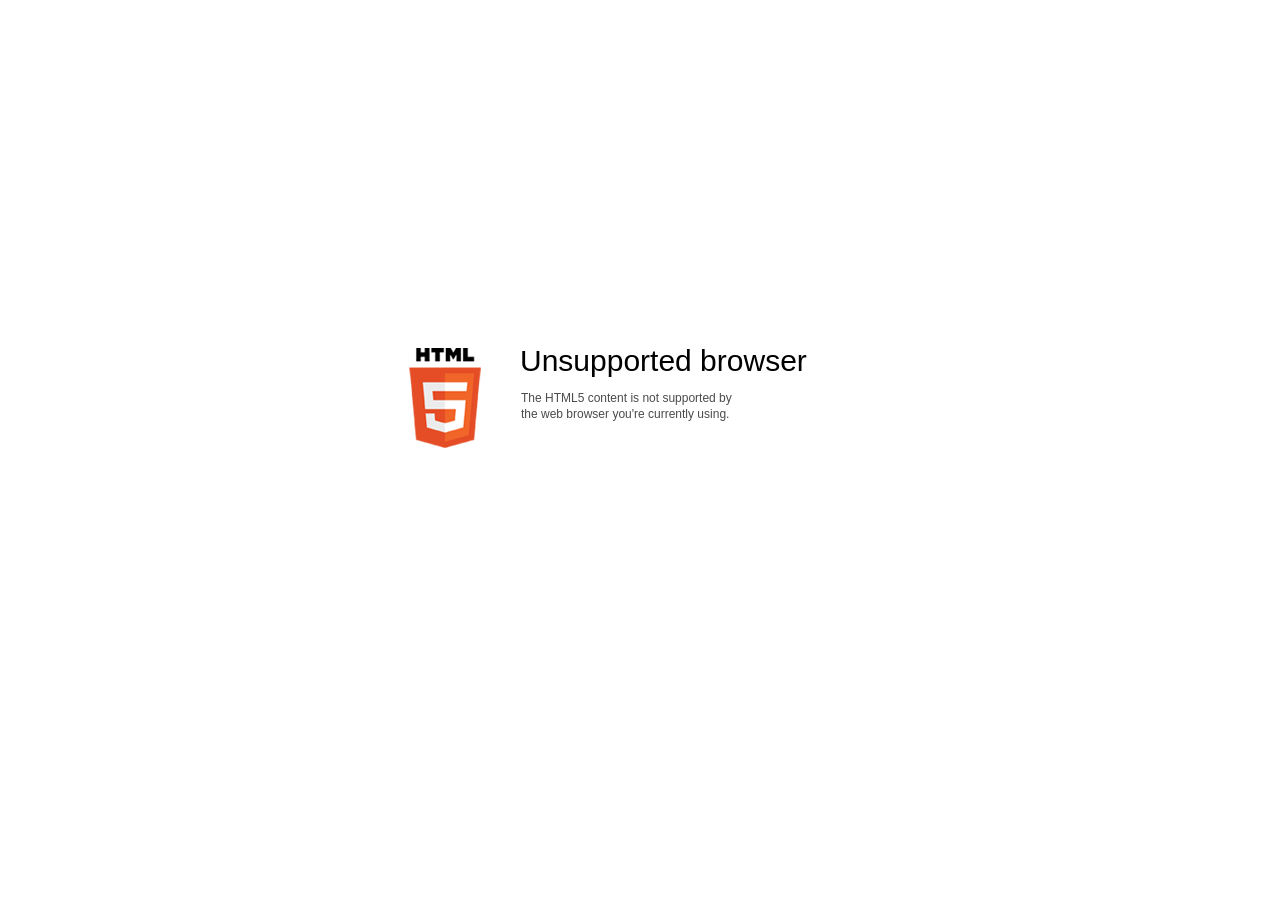
<file: data/html5-unsupported.html>
﻿<html>
<head>
    <meta http-equiv="Content-Type" content="text/html;charset=utf-8"/>
    <meta name="viewport" content="width=device-width,initial-scale=1,maximum-scale=1">
    <meta name="format-detection" content="telephone=no">
    <meta name="apple-mobile-web-app-capable" content="yes">
    <meta name="apple-mobile-web-app-status-bar-style" content="black">
    <meta http-equiv="X-UA-Compatible" content="IE=edge">
    <meta name="msapplication-tap-highlight" content="no" />
    <title>Update your Web browser</title>
    <style>
        body {
            background: #fff;
        }

        .container {
            background: url(html5.png) no-repeat;
            position: absolute;
            width: 405px;
            height: 100px;

            top: 50%;
            margin-top: -102px;
            left: 50%;
            margin-left: -231px;
        }

        .title {
            left: 111px;
            width: 290px;
            height: 20px;
            font-family: Arial;
            font-size: 30px;
            color: #000;
            position: absolute;
            line-height: 28px;
            top: -1px;
        }
        
        .message {
            font-family: Arial;
            font-size: 12px;
            color: #4b4b4b;
            line-height: 16px;
            padding-top: 15px;
            padding-left: 1px;
        }
    </style>
</head>
<body>
<div class="container" id="container">
    <div class="title">Unsupported browser
        <div class="message">The HTML5 content is not supported by<br>the web browser you're currently using.</div>
    </div>
</div>
</div>
</body>
</html>
</file>
<file: styles.css>
:root{
  --navy:#0B1F33;
  --navy-2:#102B47;
  --ink:#162330;
  --muted:#647383;
  --paper:#F7F4EE;
  --white:#FFFFFF;
  --line:#DDE3E8;
  --gold:#C98C43;
  --gold-soft:#F0D8B7;
  --blue-soft:#E9F0F5;
  --shadow:0 18px 45px rgba(11,31,51,.10);\n  --shadow-soft:0 8px 24px rgba(11,31,51,.06);
  --radius:22px;
  --max:1180px;
}
*{box-sizing:border-box}\n::selection{background:var(--gold-soft);color:var(--navy)}
html{scroll-behavior:auto}
body{margin:0;font-family:Inter,ui-sans-serif,-apple-system,BlinkMacSystemFont,"Segoe UI",Roboto,Helvetica,Arial,sans-serif;color:var(--ink);background:#fff;line-height:1.65;text-rendering:optimizeLegibility}
a{color:inherit}img{max-width:100%;display:block}\na:focus-visible,button:focus-visible,input:focus-visible,select:focus-visible{outline:3px solid rgba(201,140,67,.55);outline-offset:3px;border-radius:6px}.container{width:min(var(--max),calc(100% - 40px));margin:0 auto}.skip-link{position:absolute;left:-9999px;top:auto}.skip-link:focus{left:16px;top:16px;z-index:999;background:#fff;padding:10px 14px;border-radius:8px}
.site-header{position:sticky;top:0;z-index:50;background:rgba(255,255,255,.88);backdrop-filter:blur(18px);border-bottom:1px solid rgba(11,31,51,.08)}
.nav{min-height:72px;display:flex;align-items:center;justify-content:space-between;gap:10px 24px;flex-wrap:wrap;padding:12px 0 10px}.brand{display:flex;align-items:center;gap:12px;text-decoration:none;font-weight:760;letter-spacing:-.02em}.brand-mark{width:38px;height:38px;border-radius:11px;background:var(--navy);color:#fff;display:grid;place-items:center;font-size:14px;letter-spacing:.04em;box-shadow:inset 0 0 0 1px rgba(255,255,255,.1)}.nav-links{width:100%;display:flex;align-items:center;justify-content:space-between;gap:12px;overflow-x:auto;scrollbar-width:none;padding-top:9px;border-top:1px solid rgba(11,31,51,.08)}.nav-links::-webkit-scrollbar{display:none}.nav-links a{text-decoration:none;color:#344454;font-size:12.5px;font-weight:650;white-space:nowrap}.nav-links a:hover,.nav-links a[aria-current="page"]{color:var(--navy)}.nav-links a[aria-current="page"]{box-shadow:inset 0 -2px 0 var(--gold)}.nav-cta{padding:7px 12px;border-radius:999px;background:var(--navy);color:#fff!important}.nav-cta[aria-current="page"]{box-shadow:inset 0 0 0 2px var(--gold)}.menu-btn{display:none;border:0;background:transparent;font-size:23px;cursor:pointer;color:var(--navy)}
.hero{background:radial-gradient(circle at 78% 28%,rgba(216,155,74,.22),transparent 25%),linear-gradient(130deg,#0B1F33 0%,#102B47 65%,#183853 100%);color:#fff;overflow:hidden}.hero-grid{min-height:690px;display:grid;grid-template-columns:1.15fr .85fr;align-items:center;gap:72px;padding:88px 0 74px}.eyebrow{display:inline-flex;align-items:center;gap:10px;text-transform:uppercase;letter-spacing:.16em;font-size:12px;font-weight:800;color:#E9C895}.eyebrow:before{content:"";width:26px;height:2px;background:var(--gold);border-radius:99px}.hero h1{font-family:Georgia,"Times New Roman",serif;font-size:clamp(54px,7vw,86px);line-height:.98;letter-spacing:-.055em;font-weight:600;margin:22px 0 18px}.hero-role{font-size:clamp(20px,2.1vw,28px);line-height:1.35;color:#F0F3F6;margin:0 0 18px;max-width:720px}.hero-affiliation{color:#C8D4DE;max-width:720px;font-size:15px}.hero-copy{margin:28px 0 0;color:#DDE5EB;max-width:760px;font-size:17px}.hero-actions{display:flex;flex-wrap:wrap;gap:12px;margin-top:34px}.btn{display:inline-flex;align-items:center;justify-content:center;gap:8px;text-decoration:none;border-radius:999px;padding:12px 18px;font-weight:760;font-size:14px;border:1px solid transparent;transition:.2s transform,.2s background,.2s border-color}.btn:hover{transform:translateY(-1px)}.btn-primary{background:var(--gold);color:#142131}.btn-secondary{border-color:rgba(255,255,255,.28);color:#fff;background:rgba(255,255,255,.06)}.social-links{display:flex;flex-wrap:wrap;gap:8px;margin-top:22px}.social-links a{color:#C9D5DE;text-decoration:none;font-size:13px;padding:5px 0;border-bottom:1px solid transparent;margin-right:13px}.social-links a:hover{color:#fff;border-color:var(--gold)}.hero-photo-wrap{position:relative}.hero-photo-wrap:before{content:"";position:absolute;inset:20px -18px -20px 24px;border:1px solid rgba(240,216,183,.36);border-radius:34px;transform:rotate(2.5deg)}.hero-photo{position:relative;aspect-ratio:4/5;object-fit:cover;width:100%;border-radius:30px;border:1px solid rgba(255,255,255,.18);box-shadow:0 35px 70px rgba(0,0,0,.28)}.hero-mini{position:absolute;right:-26px;bottom:34px;background:rgba(255,255,255,.96);color:var(--navy);padding:14px 17px;border-radius:15px;box-shadow:var(--shadow);font-size:13px;max-width:205px}.hero-mini strong{display:block;font-size:15px;margin-bottom:2px}
.section{padding:92px 0;scroll-margin-top:118px}.section.alt{background:var(--paper)}.section.dark{background:var(--navy);color:#fff}.section-head{display:grid;grid-template-columns:.44fr .56fr;gap:50px;margin-bottom:44px;align-items:end}.section-kicker{color:var(--gold);font-size:12px;font-weight:820;text-transform:uppercase;letter-spacing:.15em;margin-bottom:12px}.section h2{font-family:Georgia,"Times New Roman",serif;font-weight:600;letter-spacing:-.035em;font-size:clamp(36px,4.6vw,56px);line-height:1.05;margin:0;color:var(--navy)}.dark h2{color:#fff}.lead{font-size:18px;color:#526273;margin:0;max-width:760px}.dark .lead{color:#C6D2DC}.about-grid{display:grid;grid-template-columns:1.2fr .8fr;gap:42px}.about-card{background:#fff;border:1px solid var(--line);border-radius:var(--radius);padding:30px;box-shadow:var(--shadow-soft)}.about-card p:first-child{margin-top:0}.fact-list{display:grid;gap:0;border-top:1px solid var(--line)}.fact{display:grid;grid-template-columns:150px 1fr;gap:20px;padding:15px 0;border-bottom:1px solid var(--line);font-size:14px}.fact span:first-child{color:var(--muted);font-weight:700}.research-grid{display:grid;grid-template-columns:repeat(2,1fr);gap:18px;margin-top:42px}.research-card{padding:30px;border:1px solid var(--line);border-radius:var(--radius);background:#fff;position:relative;overflow:hidden;box-shadow:var(--shadow-soft)}.research-card:before{content:"";position:absolute;top:0;left:0;width:54px;height:4px;background:var(--gold)}.research-card h3{margin:0 0 10px;color:var(--navy);font-size:20px;letter-spacing:-.02em}.research-card p{margin:0;color:#5D6B78}.selected-grid{display:grid;grid-template-columns:repeat(3,1fr);gap:18px}.work-card{background:#fff;border:1px solid var(--line);border-radius:20px;padding:24px;display:flex;flex-direction:column;min-height:250px;box-shadow:var(--shadow-soft)}.work-card .tag{align-self:flex-start;background:var(--blue-soft);color:var(--navy);padding:5px 9px;border-radius:999px;font-size:11px;font-weight:800;text-transform:uppercase;letter-spacing:.05em}.work-card h3{font-size:18px;line-height:1.35;margin:18px 0 12px;color:var(--navy)}.work-card p{font-size:13px;color:var(--muted);margin:auto 0 18px}.work-card a{color:var(--navy);font-weight:760;text-decoration:none;font-size:13px}.work-card a:hover{text-decoration:underline}.timeline{display:grid;gap:0;border-top:1px solid var(--line)}.timeline-item{display:grid;grid-template-columns:170px 1fr;gap:35px;padding:28px 0;border-bottom:1px solid var(--line)}.timeline-period{color:var(--gold);font-weight:820;font-size:13px;text-transform:uppercase;letter-spacing:.08em}.timeline-item h3{margin:0;color:var(--navy);font-size:19px}.timeline-item h4{margin:4px 0 10px;font-size:14px;color:#526273;font-weight:700}.timeline-item p{margin:0;color:#5D6B78}.service-grid{display:grid;grid-template-columns:repeat(2,1fr);gap:20px}.service-card{background:#fff;color:var(--ink);border-radius:20px;padding:26px;border:1px solid rgba(255,255,255,.16)}.service-card h3{color:var(--navy);margin:0 0 14px;font-size:17px}.clean-list{list-style:none;padding:0;margin:0;display:grid;gap:10px}.clean-list li{position:relative;padding-left:17px;color:#4E5F6F;font-size:14px}.clean-list li:before{content:"";position:absolute;left:0;top:.72em;width:6px;height:6px;border-radius:50%;background:var(--gold)}.logo-cloud{display:flex;flex-wrap:wrap;gap:10px}.chip{display:inline-flex;align-items:center;padding:9px 12px;border:1px solid var(--line);border-radius:999px;background:#fff;font-size:13px;font-weight:700;color:#394B5A}.patent-grid{display:grid;grid-template-columns:repeat(3,1fr);gap:18px}.patent-card{border-radius:20px;padding:26px;background:linear-gradient(180deg,#fff,#FAFAF8);border:1px solid var(--line);box-shadow:var(--shadow-soft)}.patent-card h3{margin:0 0 12px;color:var(--navy);font-size:18px}.patent-card .status{font-size:12px;color:#80571F;font-weight:760;margin-bottom:12px}.patent-card p{font-size:14px;color:#5D6B78;margin:0}.publication-tools{display:flex;gap:10px;flex-wrap:wrap;margin:26px 0 30px;padding:12px;background:rgba(255,255,255,.72);border:1px solid var(--line);border-radius:16px;box-shadow:0 6px 18px rgba(11,31,51,.035)}.search-input,.filter-select{border:1px solid #CBD5DE;background:#fff;border-radius:12px;padding:12px 14px;font:inherit;color:var(--ink)}.search-input{min-width:min(420px,100%);flex:1}.filter-select{min-width:180px}.pub-list{display:grid;gap:0;border-top:1px solid var(--line)}.pub{display:grid;grid-template-columns:74px 1fr auto;gap:22px;padding:22px 0;border-bottom:1px solid var(--line);align-items:start}.pub-year{font-weight:850;color:var(--gold);font-size:15px}.pub-title{font-weight:760;color:var(--navy);line-height:1.38}.pub-authors{font-size:13px;color:#687784;margin-top:6px}.pub-meta{font-size:13px;color:#526273;margin-top:5px}.pub-badge{display:inline-block;margin-left:8px;padding:2px 7px;border-radius:999px;background:var(--gold-soft);color:#68451A;font-size:10px;font-weight:800;vertical-align:1px}.pub-link{white-space:nowrap;text-decoration:none;color:var(--navy);font-size:12px;font-weight:800;border:1px solid var(--line);padding:7px 10px;border-radius:999px}.pub-link:hover{background:var(--navy);color:#fff;border-color:var(--navy)}.details-grid{display:grid;grid-template-columns:repeat(2,1fr);gap:18px}.info-card{border:1px solid var(--line);border-radius:18px;background:linear-gradient(180deg,#fff,#FBFCFD);padding:22px;box-shadow:var(--shadow-soft)}.info-card h3{margin:0 0 16px;color:var(--navy);font-size:16px;letter-spacing:-.01em}.details-body{padding:0;color:#566674;font-size:14px}.details-body p{margin:0 0 10px}.footer{background:#081726;color:#C5D0D9;padding:48px 0;scroll-margin-top:118px}.footer-grid{display:flex;justify-content:space-between;gap:30px;align-items:end}.footer h3{color:#fff;font-family:Georgia,serif;font-size:28px;margin:0 0 8px}.footer a{color:#fff}.footer-small{font-size:12px;color:#8FA1B0;text-align:right}.accent-line{width:60px;height:3px;background:var(--gold);border-radius:999px;margin:16px 0}.note{font-size:12px;color:#7A8996}
@media (max-width:980px){.hero-grid{grid-template-columns:1fr .65fr;gap:36px}.hero h1{font-size:60px}.selected-grid,.patent-grid{grid-template-columns:repeat(2,1fr)}.section-head{grid-template-columns:1fr;gap:18px}}
@media (max-width:760px){.container{width:min(100% - 28px,var(--max))}.nav{height:72px;min-height:72px;padding:0;flex-wrap:nowrap}.nav-links{display:none;position:absolute;top:72px;left:0;right:0;width:auto;max-height:calc(100vh - 72px);overflow-y:auto;background:#fff;padding:18px 24px;flex-direction:column;align-items:flex-start;gap:13px;border-top:0;border-bottom:1px solid var(--line)}.nav-links.open{display:flex}.nav-links a{font-size:14px}.nav-links a[aria-current="page"]{box-shadow:none;color:var(--gold)}.menu-btn{display:block}.hero-grid{grid-template-columns:1fr;padding:68px 0 62px}.hero-copy{font-size:16px}.hero-photo-wrap{width:min(410px,88%);margin:10px auto 0}.hero-mini{right:-10px}.section{padding:68px 0}.about-grid,.research-grid,.service-grid,.details-grid{grid-template-columns:1fr}.selected-grid,.patent-grid{grid-template-columns:1fr}.timeline-item{grid-template-columns:1fr;gap:8px}.pub{grid-template-columns:55px 1fr}.pub-link{grid-column:2;justify-self:start}.footer-grid{flex-direction:column;align-items:flex-start}.footer-small{text-align:left}}
@media (prefers-reduced-motion:reduce){html{scroll-behavior:auto}*{transition:none!important}}


/* Research trajectory */
.trajectory-block{margin-top:44px;padding-top:30px;border-top:1px solid var(--line)}
.trajectory-head{display:flex;align-items:baseline;justify-content:space-between;gap:20px;margin-bottom:18px}
.trajectory-head h3{margin:0;color:var(--navy);font-family:Georgia,"Times New Roman",serif;font-size:1.55rem}
.research-timeline{display:grid;grid-template-columns:repeat(2,minmax(0,1fr));gap:14px 22px}
.research-phase{display:grid;grid-template-columns:92px 1fr;gap:14px;padding:17px 0;border-top:1px solid var(--line)}
.phase-period{color:var(--gold);font-weight:800;letter-spacing:.02em}
.research-phase h4{margin:0 0 6px;color:var(--navy);font-size:1rem}
.research-phase p{margin:0;color:var(--muted);line-height:1.55}

/* Recognition */
.recognition-grid{display:grid;grid-template-columns:repeat(2,minmax(0,1fr));gap:18px}
.recognition-card{padding:24px;border:1px solid var(--line);border-radius:18px;background:#fff;box-shadow:var(--shadow-soft)}
.recognition-year{display:inline-block;margin-bottom:12px;color:var(--gold);font-weight:800;letter-spacing:.08em;font-size:.78rem}
.recognition-card h3{margin:0 0 7px;color:var(--navy);font-family:Georgia,"Times New Roman",serif;font-size:1.25rem}
.recognition-card h4{margin:0 0 10px;color:var(--navy-2);font-size:.9rem;font-weight:700}
.recognition-card p{margin:0;color:var(--muted);line-height:1.55}
@media (max-width:820px){.research-timeline,.recognition-grid{grid-template-columns:1fr}.trajectory-head{display:block}.trajectory-head h3{margin-top:5px}}
@media (max-width:520px){.research-phase{grid-template-columns:1fr;gap:5px}}

.hero-motto{margin:20px 0 0;max-width:760px;color:#E9C895;font-family:Georgia,"Times New Roman",serif;font-size:16px;font-style:italic;line-height:1.55}

.motto-emoji{font-style:normal;font-family:"Segoe UI Emoji","Apple Color Emoji","Noto Color Emoji",sans-serif;display:inline-block}

.pub-list{border-top:0}
.pub-topic{margin-top:42px}
.pub-topic:first-child{margin-top:0}
.pub-topic-head{display:flex;justify-content:space-between;gap:24px;align-items:flex-start;padding:0 0 14px;border-bottom:2px solid var(--navy)}
.pub-topic-head h3{margin:0;color:var(--navy);font-family:Georgia,"Times New Roman",serif;font-size:24px;font-weight:600}
.pub-topic-head p{margin:6px 0 0;color:var(--muted);font-size:14px;max-width:760px}
.pub-topic-head span{color:var(--gold);font-weight:850;font-size:13px;padding-top:5px}
.pub-topic .pub:last-child{border-bottom:1px solid var(--line)}
@media (max-width:760px){.pub-topic-head{display:block}.pub-topic-head span{display:inline-block;margin-top:8px}}

/* Section rhythm */
.section:not(.dark) + .section:not(.dark){border-top:1px solid rgba(11,31,51,.035)}
#extended .section-head{margin-bottom:32px}
#network .logo-cloud{max-width:1060px}
@media (max-width:760px){
  .publication-tools{padding:10px}
  .search-input,.filter-select{width:100%;min-width:0}
  #extended .section-head{margin-bottom:26px}
}

#network h3{margin-bottom:14px;color:var(--navy);font-size:16px;letter-spacing:-.01em}
#network .chip{box-shadow:0 3px 10px rgba(11,31,51,.025)}

.research-card,.work-card,.patent-card,.recognition-card,.info-card{transition:box-shadow .18s ease,border-color .18s ease}

@media (max-width:760px){.section,.footer{scroll-margin-top:84px}}


/* Google Website Translator */
.translate-shell{display:flex;align-items:center;gap:6px;min-height:34px;white-space:nowrap}
.translate-icon{font-size:15px;line-height:1}
#google_translate_element{display:flex;align-items:center;min-height:30px}
.translate-loading{font-size:12.5px;font-weight:650;color:#344454}
#google_translate_element .goog-te-gadget{font-family:inherit!important;color:var(--muted)!important;font-size:11px!important}
#google_translate_element .goog-te-gadget-simple{background:#fff!important;border:1px solid var(--line)!important;border-radius:999px!important;padding:5px 8px!important;white-space:nowrap!important}
#google_translate_element .goog-te-gadget-simple a{font-family:inherit!important;color:var(--navy)!important;text-decoration:none!important;font-size:12px!important;font-weight:650!important}
#google_translate_element img{display:inline!important}
.translate-fallback{font-size:12.5px;font-weight:650;color:var(--navy);text-decoration:none;border:1px solid var(--line);border-radius:999px;padding:5px 9px;background:#fff}
.translate-fallback:hover{text-decoration:underline}
@media (max-width:760px){.translate-shell{width:100%;padding-top:4px}.translate-icon{font-size:16px}}


.pub-progressive-hidden{display:none!important}
.pub-more-wrap{display:flex;justify-content:center;padding:16px 0 4px}
.pub-more{appearance:none;border:1px solid var(--line);border-radius:999px;background:var(--white);color:var(--navy);font:inherit;font-size:13px;font-weight:700;padding:8px 16px;cursor:pointer;transition:transform .16s ease,box-shadow .16s ease,border-color .16s ease}
.pub-more:hover{transform:translateY(-1px);box-shadow:0 7px 18px rgba(11,31,51,.08);border-color:rgba(11,31,51,.28)}
.pub-more:focus-visible{outline:3px solid rgba(32,109,122,.24);outline-offset:2px}
</file>
